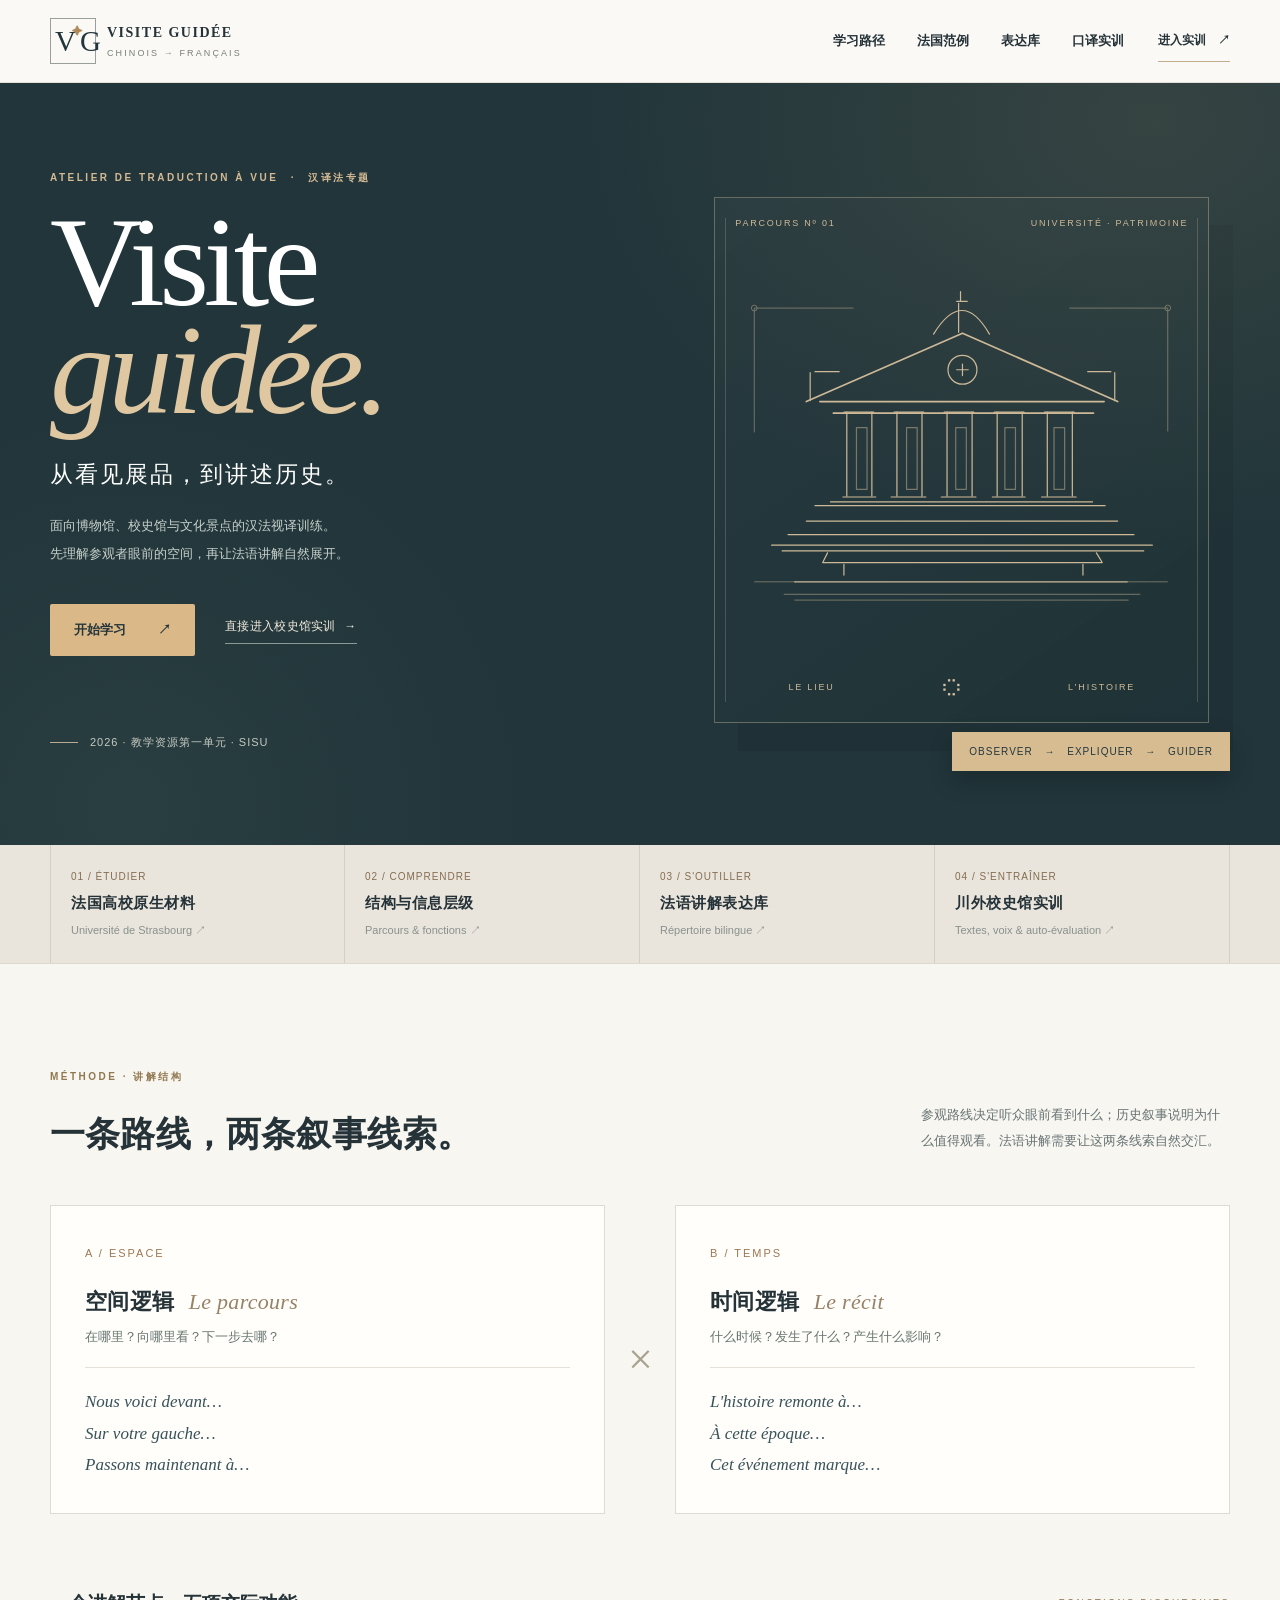
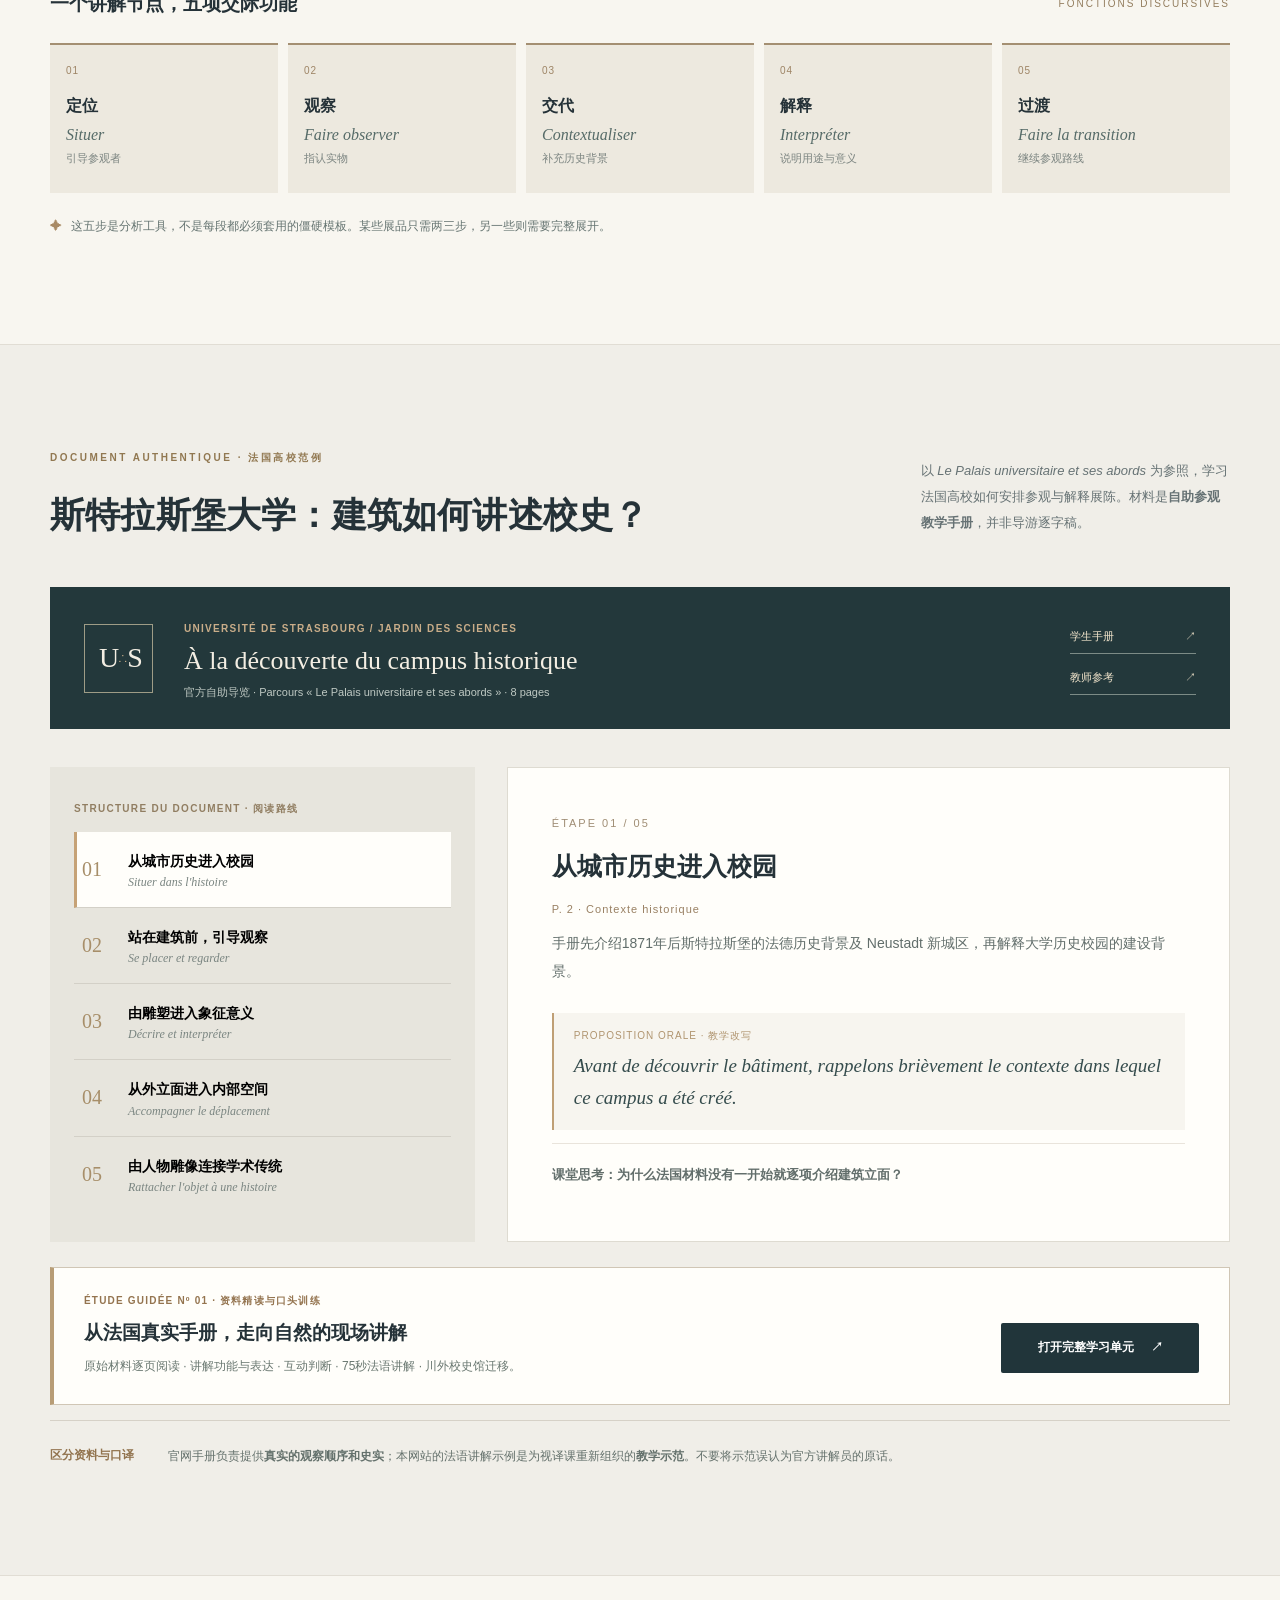
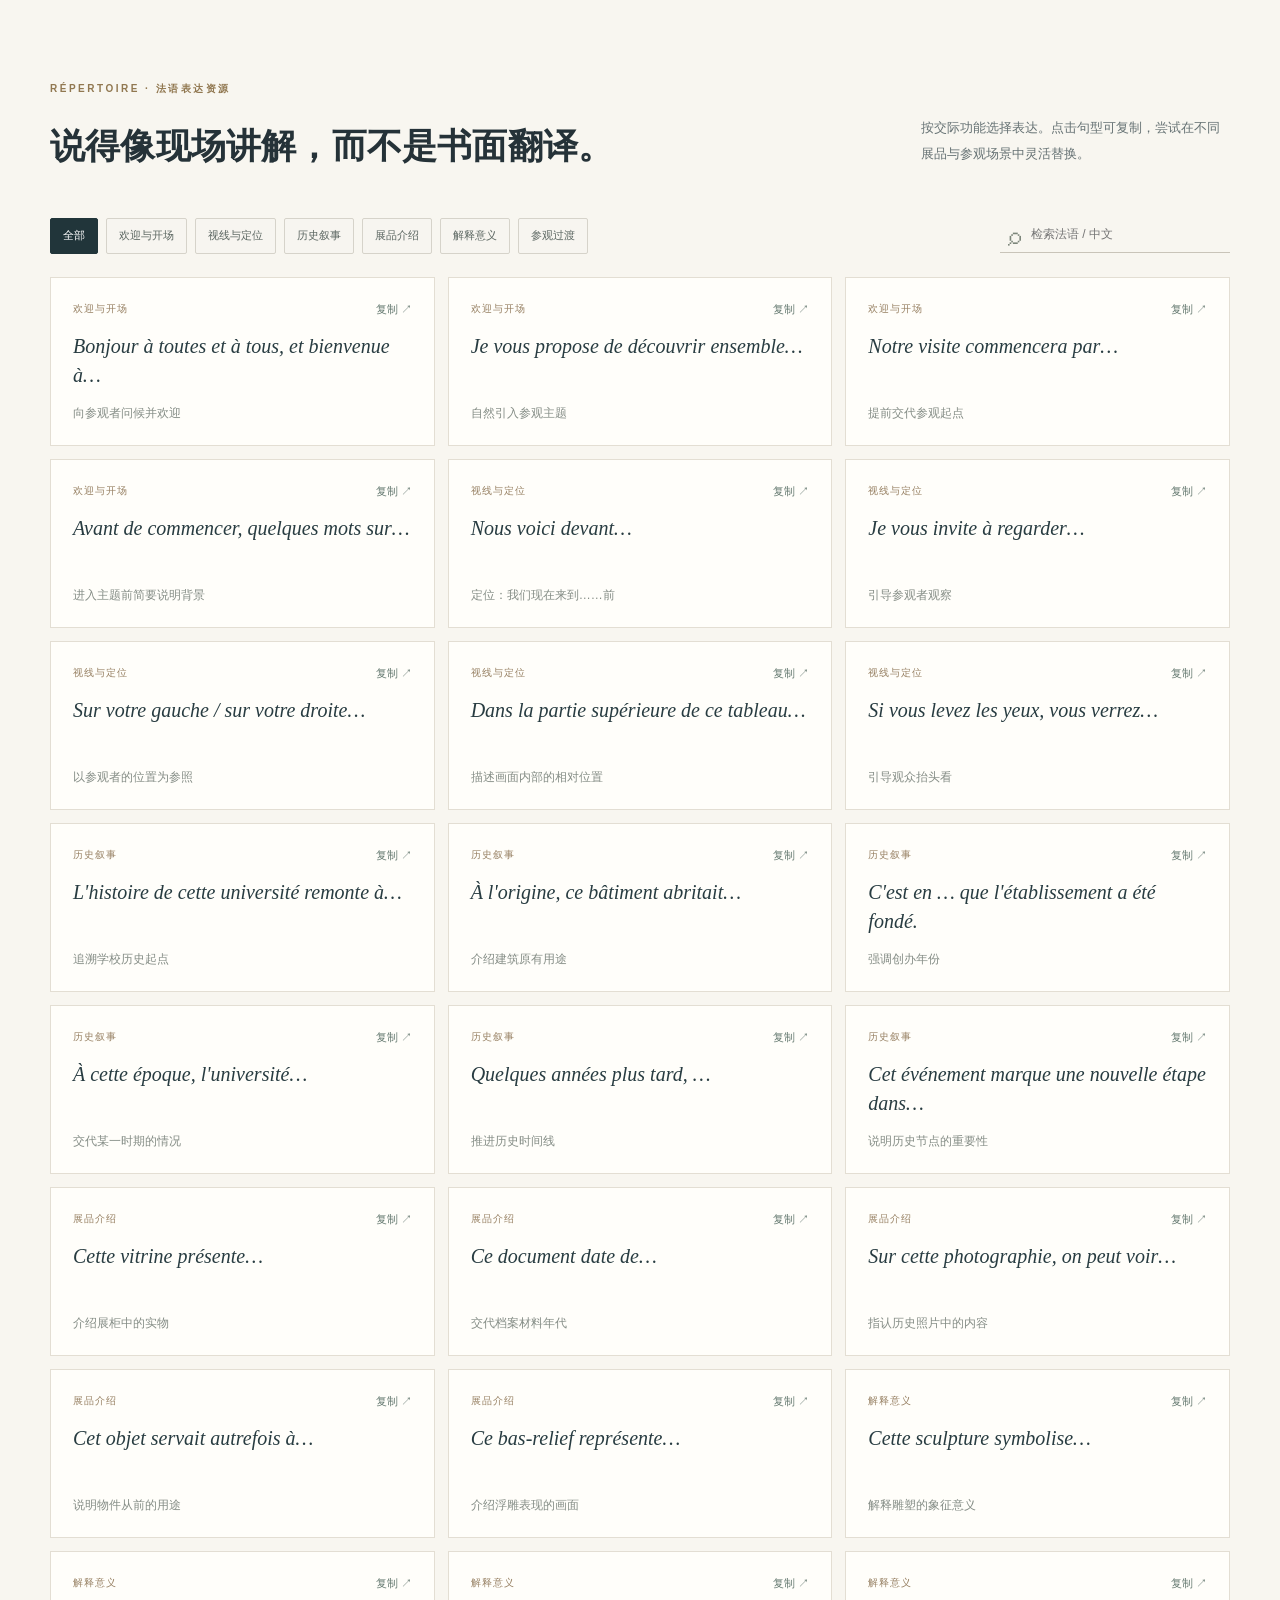
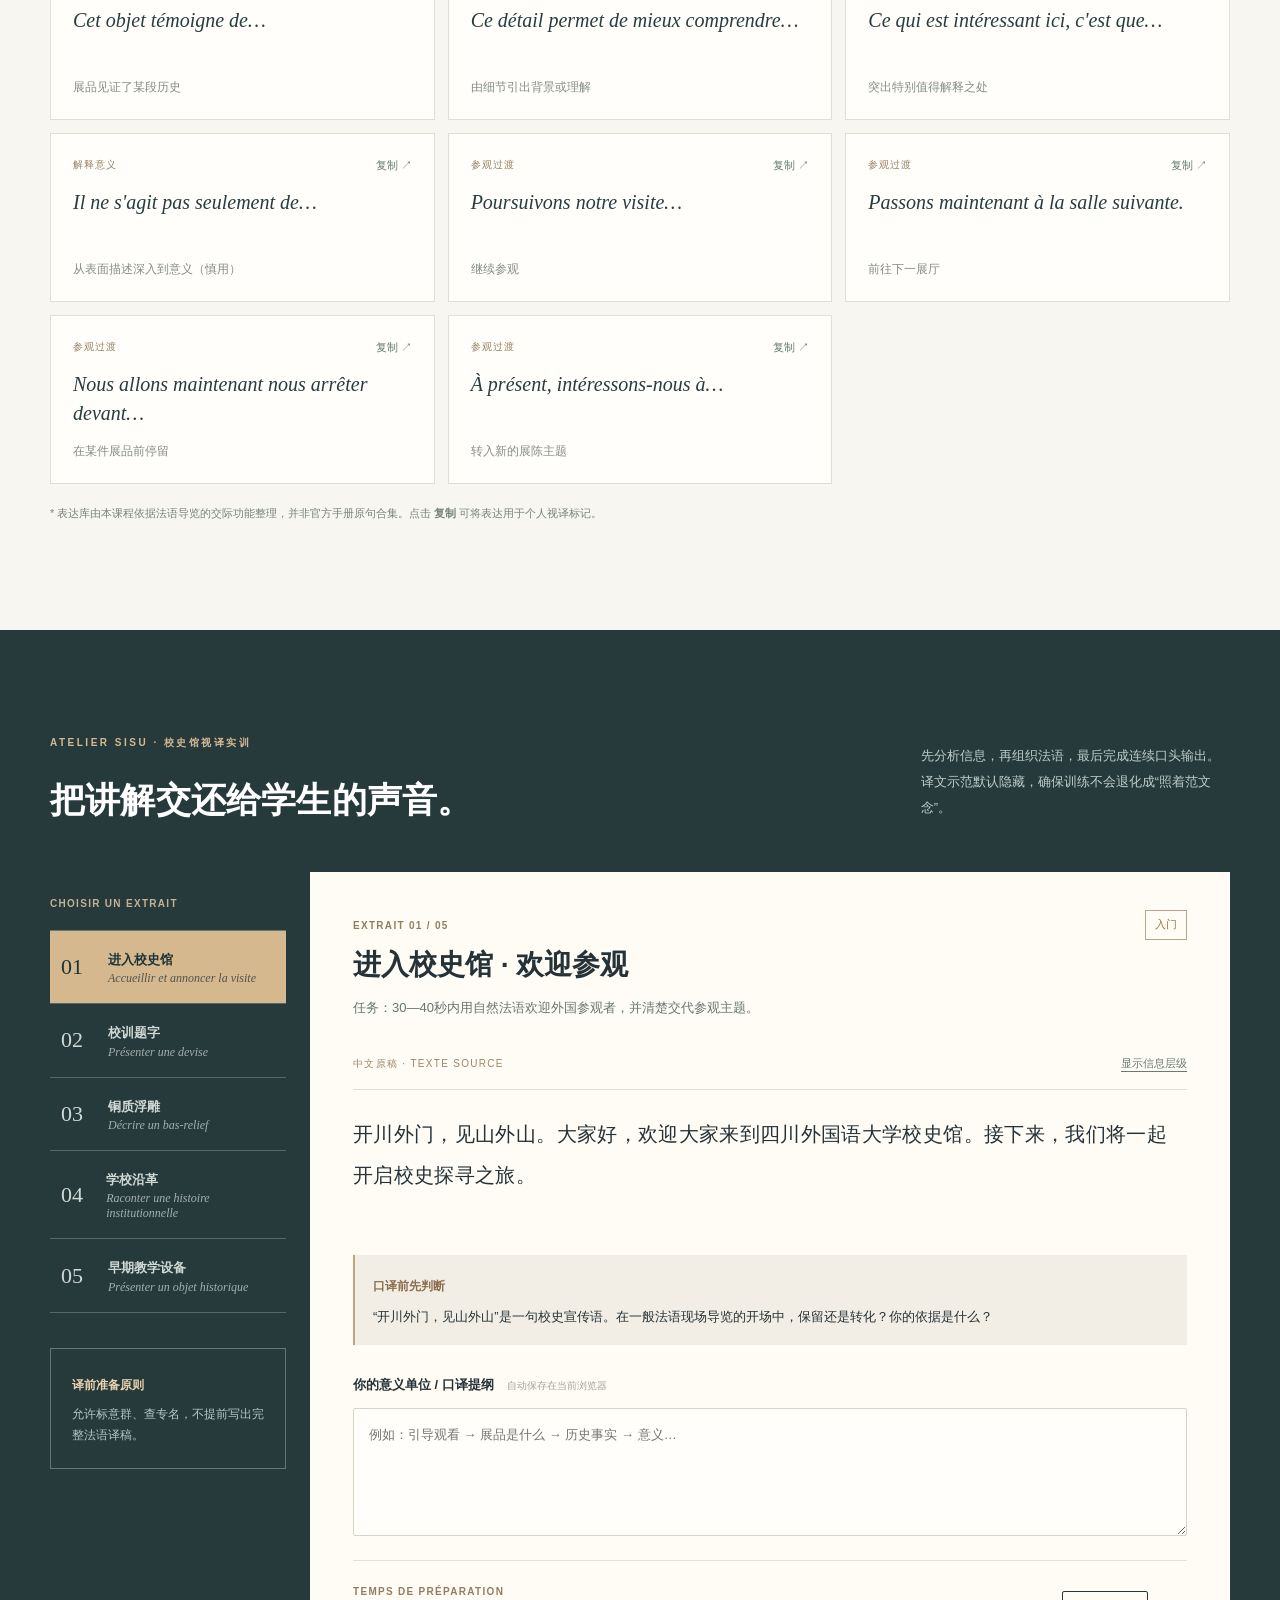
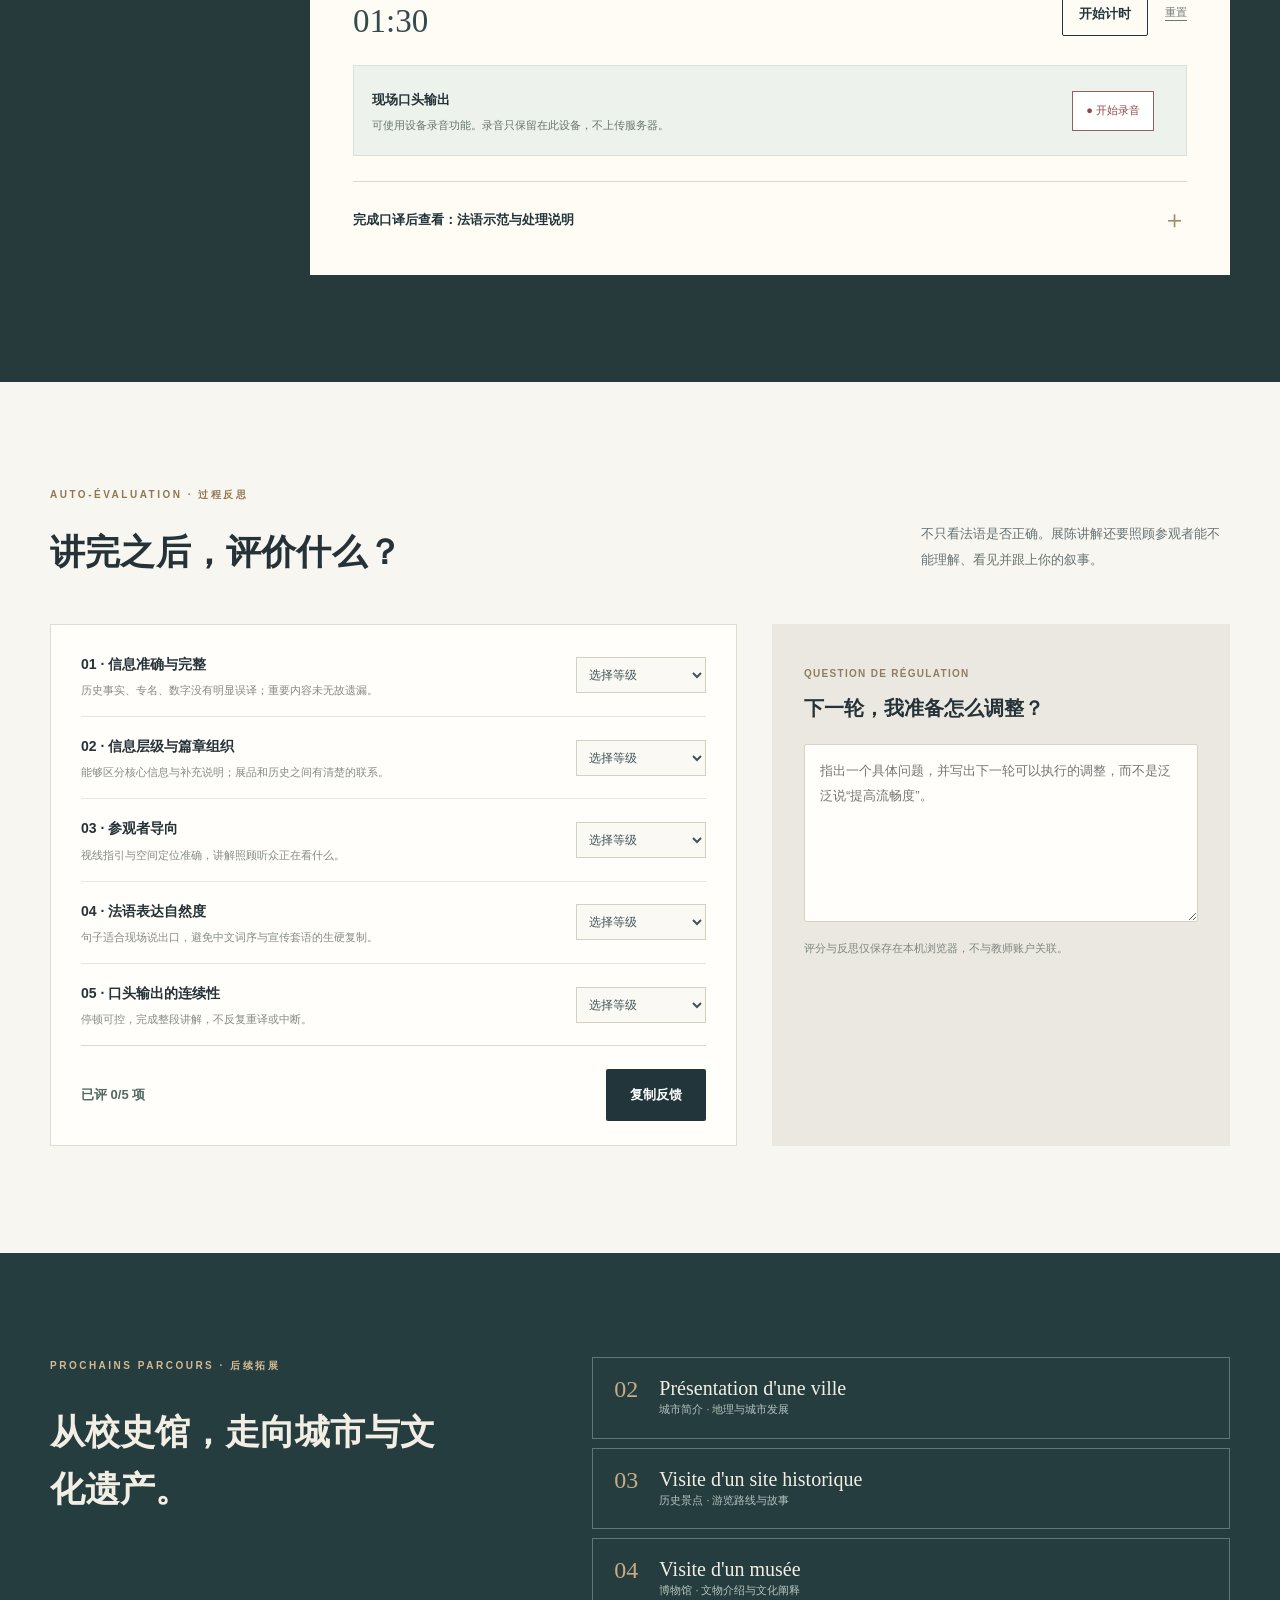
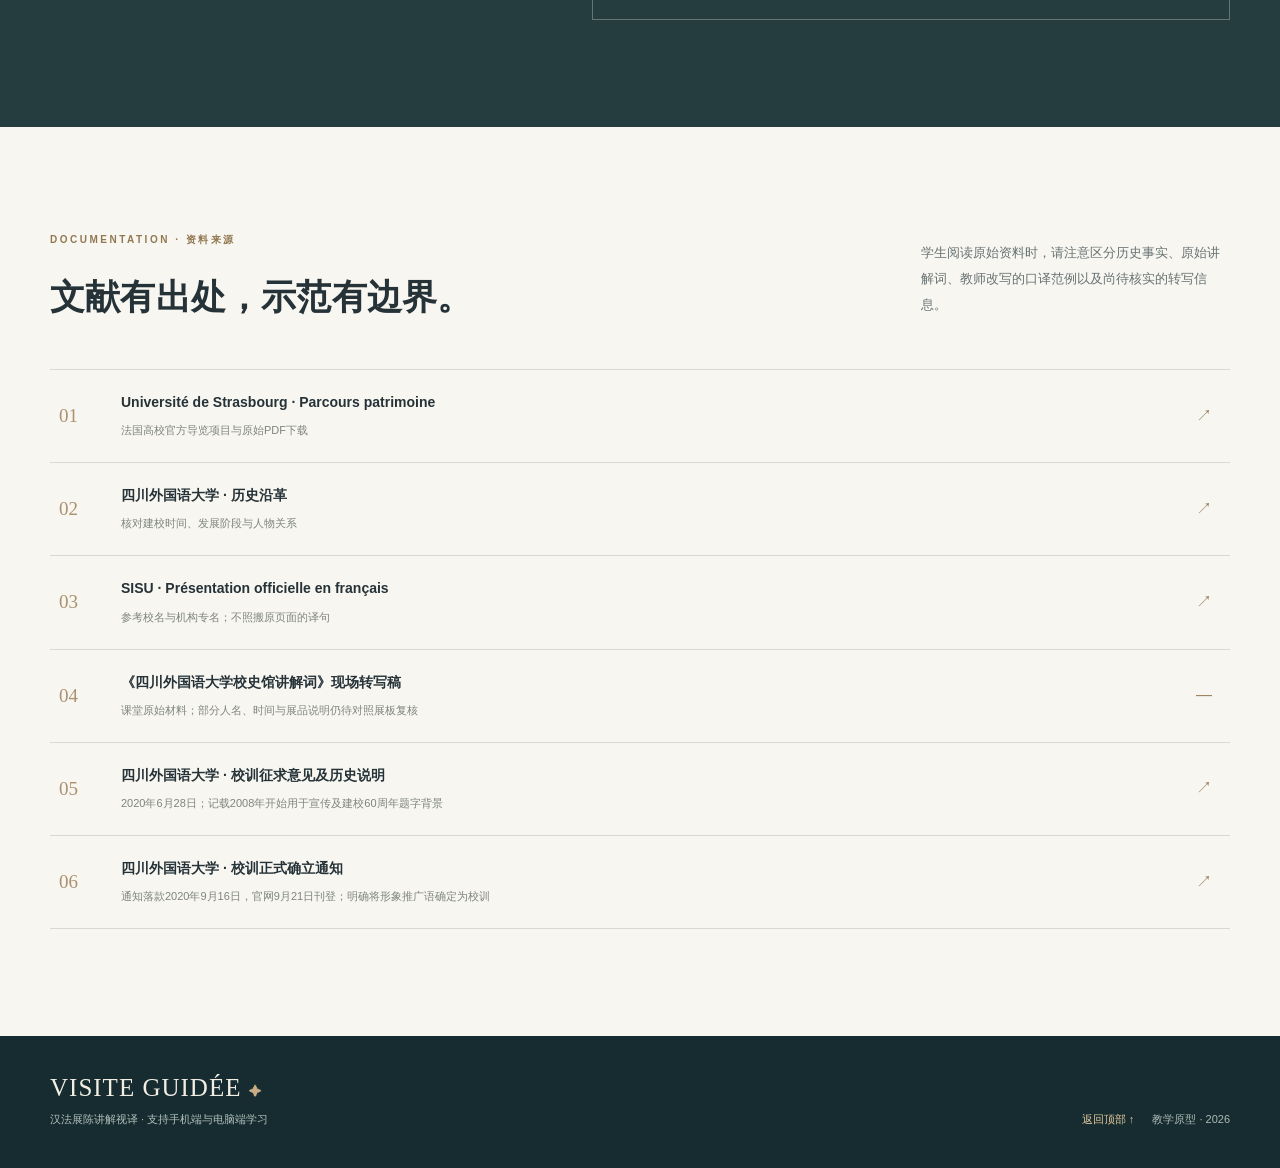
<file: index.html>
<!doctype html>
<html lang="zh-CN">
<head>
  <meta charset="utf-8">
  <meta name="viewport" content="width=device-width,initial-scale=1,viewport-fit=cover">
  <meta name="theme-color" content="#21353a">
  <meta name="description" content="Visite guidée：高校校史、博物馆与文化景点汉法视译教学网站。法语导览原生材料、讲解框架、表达库、川外校史馆口头实训。">
  <title>Visite guidée | 汉法展陈讲解视译</title>
  <link rel="icon" href="assets/favicon.svg" type="image/svg+xml">
  <link rel="stylesheet" href="assets/styles.css">
  <script defer src="assets/content.js?v=20261024-devise"></script>
  <script defer src="assets/app.js"></script>
</head>
<body>
  <a class="skip" href="#main">跳转至主要内容</a>
  <header class="topbar" id="top">
    <div class="shell nav-shell">
      <a class="brand" href="#top" aria-label="Visite guidée 返回首页">
        <span class="brand-symbol" aria-hidden="true">V<span class="tiny-flower">✦</span>G</span>
        <span class="brand-text"><b>VISITE GUIDÉE</b><small>CHINOIS → FRANÇAIS</small></span>
      </a>
      <nav class="main-nav" aria-label="课程导航">
        <a href="#demarche">学习路径</a>
        <a href="#strasbourg">法国范例</a>
        <a href="#expressions">表达库</a>
        <a href="#atelier">口译实训</a>
      </nav>
      <a class="nav-action" href="#atelier">进入实训 <span aria-hidden="true">↗</span></a>
    </div>
  </header>

  <main id="main">
    <section class="hero" aria-labelledby="hero-title">
      <div class="shell hero-grid">
        <div class="hero-copy">
          <p class="eyebrow light">ATELIER DE TRADUCTION À VUE <span>·</span> 汉译法专题</p>
          <h1 id="hero-title">Visite<br><em>guidée.</em></h1>
          <p class="hero-cn">从看见展品，到讲述历史。</p>
          <p class="hero-desc">面向博物馆、校史馆与文化景点的汉法视译训练。<br>先理解参观者眼前的空间，再让法语讲解自然展开。</p>
          <div class="hero-actions">
            <a class="btn btn-gold" href="#demarche">开始学习 <span aria-hidden="true">↗</span></a>
            <a class="text-link light" href="#atelier">直接进入校史馆实训 <span aria-hidden="true">→</span></a>
          </div>
          <div class="hero-footnote"><span class="small-rule"></span> 2026 · 教学资源第一单元 · SISU</div>
        </div>
        <div class="hero-visual" aria-hidden="true">
          <div class="visual-frame">
            <div class="visual-topline"><span>PARCOURS Nº 01</span><span>UNIVERSITÉ · PATRIMOINE</span></div>
            <svg class="museum-drawing" viewBox="0 0 470 370" role="img" aria-label="建筑线描示意">
              <g fill="none" stroke="currentColor" stroke-width="1.25" stroke-linecap="round" stroke-linejoin="round">
                <path d="M38 299H433M55 288H414M74 274H397M83 258H384"/>
                <path d="M74 150 236 79 397 150M88 150H383M102 162H372" stroke-width="1.7"/>
                <path d="M116 161V248M142 161V248M168 161V248M194 161V248M220 161V248M246 161V248M272 161V248M298 161V248M324 161V248M350 161V248"/>
                <path d="M113 161H144M165 161H196M217 161H248M269 161H300M321 161H352"/>
                <path d="M112 249H146M162 249H198M214 249H250M267 249H301M318 249H354M99 254H371"/>
                <path d="M232 78V48M206 80Q236 31 264 80"/>
                <path d="M230 46H241M234 46V36"/>
                <path d="M49 305H424M96 307L91 317H381L375 307M113 319V330M361 319V330M62 337H407"/>
                <path d="M78 149V120M394 149V120M83 119H108M366 119H390"/>
                <path d="M126 177H137V241H126zM178 177H189V241H178zM229 177H240V241H229zM280 177H291V241H280zM331 177H342V241H331z" opacity=".5"/>
                <circle cx="236" cy="117" r="15"/><path d="M230 117h12m-6 -6v12"/>
                <path d="M51 350h369M62 356h346" opacity=".4"/>
              </g>
              <g stroke="currentColor" stroke-width="1" opacity=".48" fill="none">
                <path d="M20 182V53H123M449 181V53H347M20 337h43M407 337h42"/>
                <circle cx="20" cy="53" r="3"/><circle cx="449" cy="53" r="3"/>
              </g>
            </svg>
            <div class="visual-bottom"><span>LE LIEU</span><span class="visual-circle">◌</span><span>L'HISTOIRE</span></div>
          </div>
          <div class="floating-note">OBSERVER <span>→</span> EXPLIQUER <span>→</span> GUIDER</div>
        </div>
      </div>
    </section>

    <section class="index-band" aria-label="课程单元">
      <div class="shell index-grid">
        <a href="#strasbourg"><span>01 / ÉTUDIER</span><b>法国高校原生材料</b><small>Université de Strasbourg ↗</small></a>
        <a href="#demarche"><span>02 / COMPRENDRE</span><b>结构与信息层级</b><small>Parcours & fonctions ↗</small></a>
        <a href="#expressions"><span>03 / S'OUTILLER</span><b>法语讲解表达库</b><small>Répertoire bilingue ↗</small></a>
        <a href="#atelier"><span>04 / S'ENTRAÎNER</span><b>川外校史馆实训</b><small>Textes, voix & auto-évaluation ↗</small></a>
      </div>
    </section>

    <section class="section shell" id="demarche" aria-labelledby="demarche-title">
      <div class="section-heading">
        <div><p class="eyebrow">MÉTHODE · 讲解结构</p><h2 id="demarche-title">一条路线，两条叙事线索。</h2></div>
        <p>参观路线决定听众眼前看到什么；历史叙事说明为什么值得观看。法语讲解需要让这两条线索自然交汇。</p>
      </div>
      <div class="two-logics">
        <article class="logic-card"><span class="logic-index">A / ESPACE</span><h3>空间逻辑 <em>Le parcours</em></h3><p>在哪里？向哪里看？下一步去哪？</p><div class="logic-sentence" lang="fr">Nous voici devant…<br>Sur votre gauche…<br>Passons maintenant à…</div></article>
        <div class="logic-bridge" aria-hidden="true"><span>×</span></div>
        <article class="logic-card"><span class="logic-index">B / TEMPS</span><h3>时间逻辑 <em>Le récit</em></h3><p>什么时候？发生了什么？产生什么影响？</p><div class="logic-sentence" lang="fr">L'histoire remonte à…<br>À cette époque…<br>Cet événement marque…</div></article>
      </div>
      <div class="function-title"><h3>一个讲解节点，五项交际功能</h3><span>FONCTIONS DISCURSIVES</span></div>
      <div class="flow-five">
        <div class="flow-step"><span>01</span><strong>定位</strong><em lang="fr">Situer</em><small>引导参观者</small></div>
        <div class="flow-step"><span>02</span><strong>观察</strong><em lang="fr">Faire observer</em><small>指认实物</small></div>
        <div class="flow-step"><span>03</span><strong>交代</strong><em lang="fr">Contextualiser</em><small>补充历史背景</small></div>
        <div class="flow-step"><span>04</span><strong>解释</strong><em lang="fr">Interpréter</em><small>说明用途与意义</small></div>
        <div class="flow-step"><span>05</span><strong>过渡</strong><em lang="fr">Faire la transition</em><small>继续参观路线</small></div>
      </div>
      <p class="method-note"><span aria-hidden="true">✦</span> 这五步是分析工具，不是每段都必须套用的僵硬模板。某些展品只需两三步，另一些则需要完整展开。</p>
    </section>

    <section class="section paper-section" id="strasbourg" aria-labelledby="strasbourg-title">
      <div class="shell">
        <div class="section-heading">
          <div><p class="eyebrow">DOCUMENT AUTHENTIQUE · 法国高校范例</p><h2 id="strasbourg-title">斯特拉斯堡大学：建筑如何讲述校史？</h2></div>
          <p>以 <em lang="fr">Le Palais universitaire et ses abords</em> 为参照，学习法国高校如何安排参观与解释展陈。材料是<strong>自助参观教学手册</strong>，并非导游逐字稿。</p>
        </div>
        <div class="source-banner">
          <div class="source-symbol" aria-hidden="true">U<span>∴</span>S</div>
          <div class="source-info"><span class="micro-label">UNIVERSITÉ DE STRASBOURG / JARDIN DES SCIENCES</span><h3>À la découverte du campus historique</h3><p>官方自助导览 · Parcours « Le Palais universitaire et ses abords » · 8 pages</p></div>
          <div class="source-links"><a target="_blank" rel="noopener noreferrer" href="https://jardin-sciences.unistra.fr/websites/jardin-sciences/Scolaires/Activites_au_Jardin_des_sciences/Cycle_4/Parcours-Palais-U.pdf">学生手册 <span aria-hidden="true">↗</span></a><a target="_blank" rel="noopener noreferrer" href="https://jardin-sciences.unistra.fr/websites/jardin-sciences/Scolaires/Activites_au_Jardin_des_sciences/Cycle_4/Corrige-Parcours-Palais-U.pdf">教师参考 <span aria-hidden="true">↗</span></a></div>
        </div>
        <div class="case-grid">
          <div class="case-left"><p class="micro-label">STRUCTURE DU DOCUMENT · 阅读路线</p><div id="strasbourg-steps" class="case-step-list" aria-label="斯特拉斯堡参观路线"></div></div>
          <article class="case-detail" id="strasbourg-detail" aria-live="polite"></article>
        </div>
        <div class="lesson-entry">
          <div class="lesson-entry-index">ÉTUDE GUIDÉE Nº 01 · 资料精读与口头训练</div>
          <div class="lesson-entry-text"><h3>从法国真实手册，走向自然的现场讲解</h3><p>原始材料逐页阅读 · 讲解功能与表达 · 互动判断 · 75秒法语讲解 · 川外校史馆迁移。</p></div>
          <a class="btn btn-dark" href="parcours/strasbourg/">打开完整学习单元 <span aria-hidden="true">↗</span></a>
        </div>
        <div class="source-comment"><span>区分资料与口译</span><p>官网手册负责提供<strong>真实的观察顺序和史实</strong>；本网站的法语讲解示例是为视译课重新组织的<strong>教学示范</strong>。不要将示范误认为官方讲解员的原话。</p></div>
      </div>
    </section>

    <section class="section shell" id="expressions" aria-labelledby="expressions-title">
      <div class="section-heading">
        <div><p class="eyebrow">RÉPERTOIRE · 法语表达资源</p><h2 id="expressions-title">说得像现场讲解，而不是书面翻译。</h2></div>
        <p>按交际功能选择表达。点击句型可复制，尝试在不同展品与参观场景中灵活替换。</p>
      </div>
      <div class="lexicon-toolbar"><div class="filter-scroll" id="expression-filters" role="group" aria-label="按交际功能筛选"></div><label class="search-control"><span class="sr-only">检索法语句型及中文解释</span><span aria-hidden="true">⌕</span><input type="search" id="expression-search" placeholder="检索法语 / 中文" autocomplete="off"></label></div>
      <div class="expression-grid" id="expression-grid" aria-live="polite"></div>
      <div class="small-tip">* 表达库由本课程依据法语导览的交际功能整理，并非官方手册原句合集。点击 <strong>复制</strong> 可将表达用于个人视译标记。</div>
    </section>

    <section class="section lab-section" id="atelier" aria-labelledby="atelier-title">
      <div class="shell">
        <div class="section-heading lab-heading">
          <div><p class="eyebrow light">ATELIER SISU · 校史馆视译实训</p><h2 id="atelier-title">把讲解交还给学生的声音。</h2></div>
          <p>先分析信息，再组织法语，最后完成连续口头输出。译文示范默认隐藏，确保训练不会退化成“照着范文念”。</p>
        </div>
        <div class="lab-layout">
          <aside class="lab-sidebar"><p class="micro-label">CHOISIR UN EXTRAIT</p><div id="exercise-tabs" class="exercise-tabs" role="group" aria-label="选择视译片段"></div><div class="lab-side-note"><strong>译前准备原则</strong><p>允许标意群、查专名，不提前写出完整法语译稿。</p></div></aside>
          <div class="lab-main">
            <div class="lab-paper">
              <div class="lab-paper-head"><div><span class="micro-label" id="exercise-counter">EXTRAIT 01</span><h3 id="exercise-title"></h3></div><span class="level-label" id="exercise-level"></span></div>
              <p class="lab-task" id="exercise-goal"></p>
              <div class="source-label-row"><span>中文原稿 · TEXTE SOURCE</span><button type="button" class="ghost-button" id="annotate-toggle" aria-pressed="false">显示信息层级</button></div>
              <div class="source-text" id="source-text"></div>
              <div class="annotation-legend" id="annotation-legend" hidden></div>
              <div class="reflection-prompt"><strong>口译前先判断</strong><p id="exercise-question"></p></div>
              <div class="notes-block"><label for="student-notes">你的意义单位 / 口译提纲 <small>自动保存在当前浏览器</small></label><textarea id="student-notes" rows="4" placeholder="例如：引导观看 → 展品是什么 → 历史事实 → 意义…"></textarea></div>
              <div class="practice-bar"><div class="timer"><span class="micro-label">TEMPS DE PRÉPARATION</span><strong id="timer-display" aria-live="polite">01:30</strong></div><div class="practice-actions"><button type="button" class="btn btn-outline-dark" id="timer-start">开始计时</button><button type="button" class="ghost-button" id="timer-reset">重置</button></div></div>
              <div class="recording-panel"><div><strong>现场口头输出</strong><p>可使用设备录音功能。录音只保留在此设备，不上传服务器。</p></div><div class="recording-controls"><button type="button" class="record-button" id="record-button">● 开始录音</button><span class="record-clock" id="record-clock" aria-live="polite"></span></div><div id="recording-result" class="recording-result" hidden><audio controls id="audio-playback"></audio><a id="audio-download" class="download-link" download>保存本次录音 ↓</a></div><p id="record-status" class="record-status" role="status"></p></div>
              <div class="model-section"><button type="button" class="model-toggle" id="model-toggle" aria-expanded="false" aria-controls="model-panel"><span>完成口译后查看：法语示范与处理说明</span><span class="model-sign" aria-hidden="true">＋</span></button><div class="model-panel" id="model-panel" hidden><p class="micro-label">PROPOSITION ORALE · 教学示范（非官方译文）</p><div class="french-model" id="french-model" lang="fr"></div><p class="model-insight" id="model-insight"></p></div></div>
            </div>
          </div>
        </div>
      </div>
    </section>

    <section class="section shell" id="evaluation" aria-labelledby="evaluation-title">
      <div class="section-heading"><div><p class="eyebrow">AUTO-ÉVALUATION · 过程反思</p><h2 id="evaluation-title">讲完之后，评价什么？</h2></div><p>不只看法语是否正确。展陈讲解还要照顾参观者能不能理解、看见并跟上你的叙事。</p></div>
      <div class="evaluation-wrap"><div class="evaluation-main"><div id="rubric-rows" class="rubric-rows"></div><div class="rubric-bottom"><span id="rubric-total">尚未完成评分</span><button type="button" class="btn btn-dark" id="copy-evaluation">复制反馈</button></div></div><aside class="evaluation-aside"><p class="micro-label">QUESTION DE RÉGULATION</p><h3>下一轮，我准备怎么调整？</h3><label for="revision-note" class="sr-only">下一轮调整计划</label><textarea id="revision-note" rows="6" placeholder="指出一个具体问题，并写出下一轮可以执行的调整，而不是泛泛说“提高流畅度”。"></textarea><p>评分与反思仅保存在本机浏览器，不与教师账户关联。</p></aside></div>
    </section>

    <section class="section future-section" id="suite">
      <div class="shell future-layout"><div><p class="eyebrow light">PROCHAINS PARCOURS · 后续拓展</p><h2>从校史馆，走向城市与文化遗产。</h2></div><div class="future-cards"><div><span>02</span><strong>Présentation d'une ville</strong><small>城市简介 · 地理与城市发展</small></div><div><span>03</span><strong>Visite d'un site historique</strong><small>历史景点 · 游览路线与故事</small></div><div><span>04</span><strong>Visite d'un musée</strong><small>博物馆 · 文物介绍与文化阐释</small></div></div></div>
    </section>

    <section class="section shell resources-section" id="ressources"><div class="section-heading"><div><p class="eyebrow">DOCUMENTATION · 资料来源</p><h2>文献有出处，示范有边界。</h2></div><p>学生阅读原始资料时，请注意区分历史事实、原始讲解词、教师改写的口译范例以及尚待核实的转写信息。</p></div><div class="resources-list"><a target="_blank" rel="noopener noreferrer" href="https://jardin-sciences.unistra.fr/scolaires/activites-au-jardin-des-sciences/offre-scolaire-pour-le-cycle-4/parcours-patrimoine"><span>01</span><div><strong>Université de Strasbourg · Parcours patrimoine</strong><small>法国高校官方导览项目与原始PDF下载</small></div><b aria-hidden="true">↗</b></a><a target="_blank" rel="noopener noreferrer" href="https://www.sisu.edu.cn/xxgk/lsyg/index.htm"><span>02</span><div><strong>四川外国语大学 · 历史沿革</strong><small>核对建校时间、发展阶段与人物关系</small></div><b aria-hidden="true">↗</b></a><a target="_blank" rel="noopener noreferrer" href="https://fr.sisu.edu.cn/wl/wv/"><span>03</span><div><strong>SISU · Présentation officielle en français</strong><small>参考校名与机构专名；不照搬原页面的译句</small></div><b aria-hidden="true">↗</b></a><div class="resource-local"><span>04</span><div><strong>《四川外国语大学校史馆讲解词》现场转写稿</strong><small>课堂原始材料；部分人名、时间与展品说明仍待对照展板复核</small></div><b aria-hidden="true">—</b></div><a target="_blank" rel="noopener noreferrer" href="https://news.sisu.edu.cn/tzgg/ccdbe463f0d447f99e07c2c56a900187.htm"><span>05</span><div><strong>四川外国语大学 · 校训征求意见及历史说明</strong><small>2020年6月28日；记载2008年开始用于宣传及建校60周年题字背景</small></div><b aria-hidden="true">↗</b></a><a target="_blank" rel="noopener noreferrer" href="https://news.sisu.edu.cn/tzgg/7cb1d973a8e4412fb321aab290e5a4a3.htm"><span>06</span><div><strong>四川外国语大学 · 校训正式确立通知</strong><small>通知落款2020年9月16日，官网9月21日刊登；明确将形象推广语确定为校训</small></div><b aria-hidden="true">↗</b></a></div></section>
  </main>

  <footer class="footer"><div class="shell footer-inner"><div><span class="footer-wordmark">VISITE GUIDÉE <span>✦</span></span><p>汉法展陈讲解视译 · 支持手机端与电脑端学习</p></div><div><a href="#top">返回顶部 ↑</a><span>教学原型 · 2026</span></div></div></footer>
  <div class="toast" id="toast" role="status" aria-live="polite"></div>
</body>
</html>
</file>
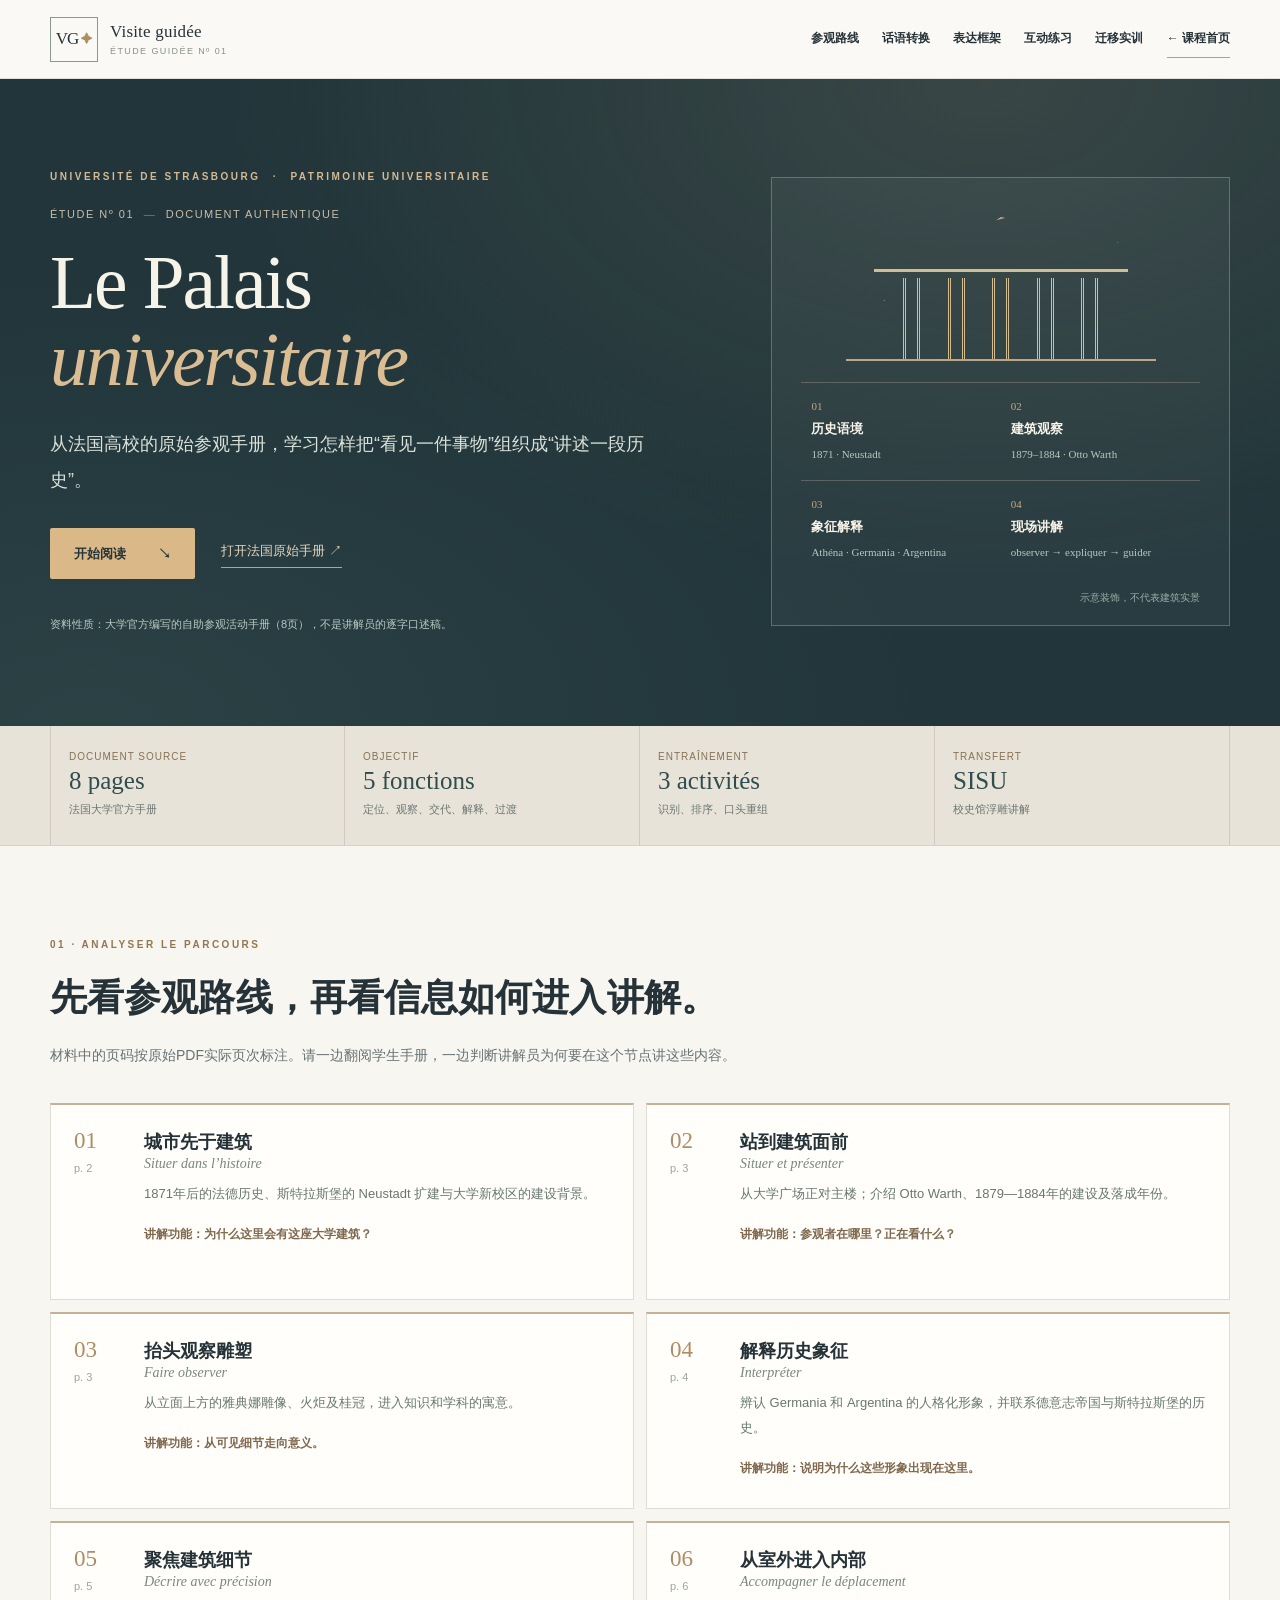
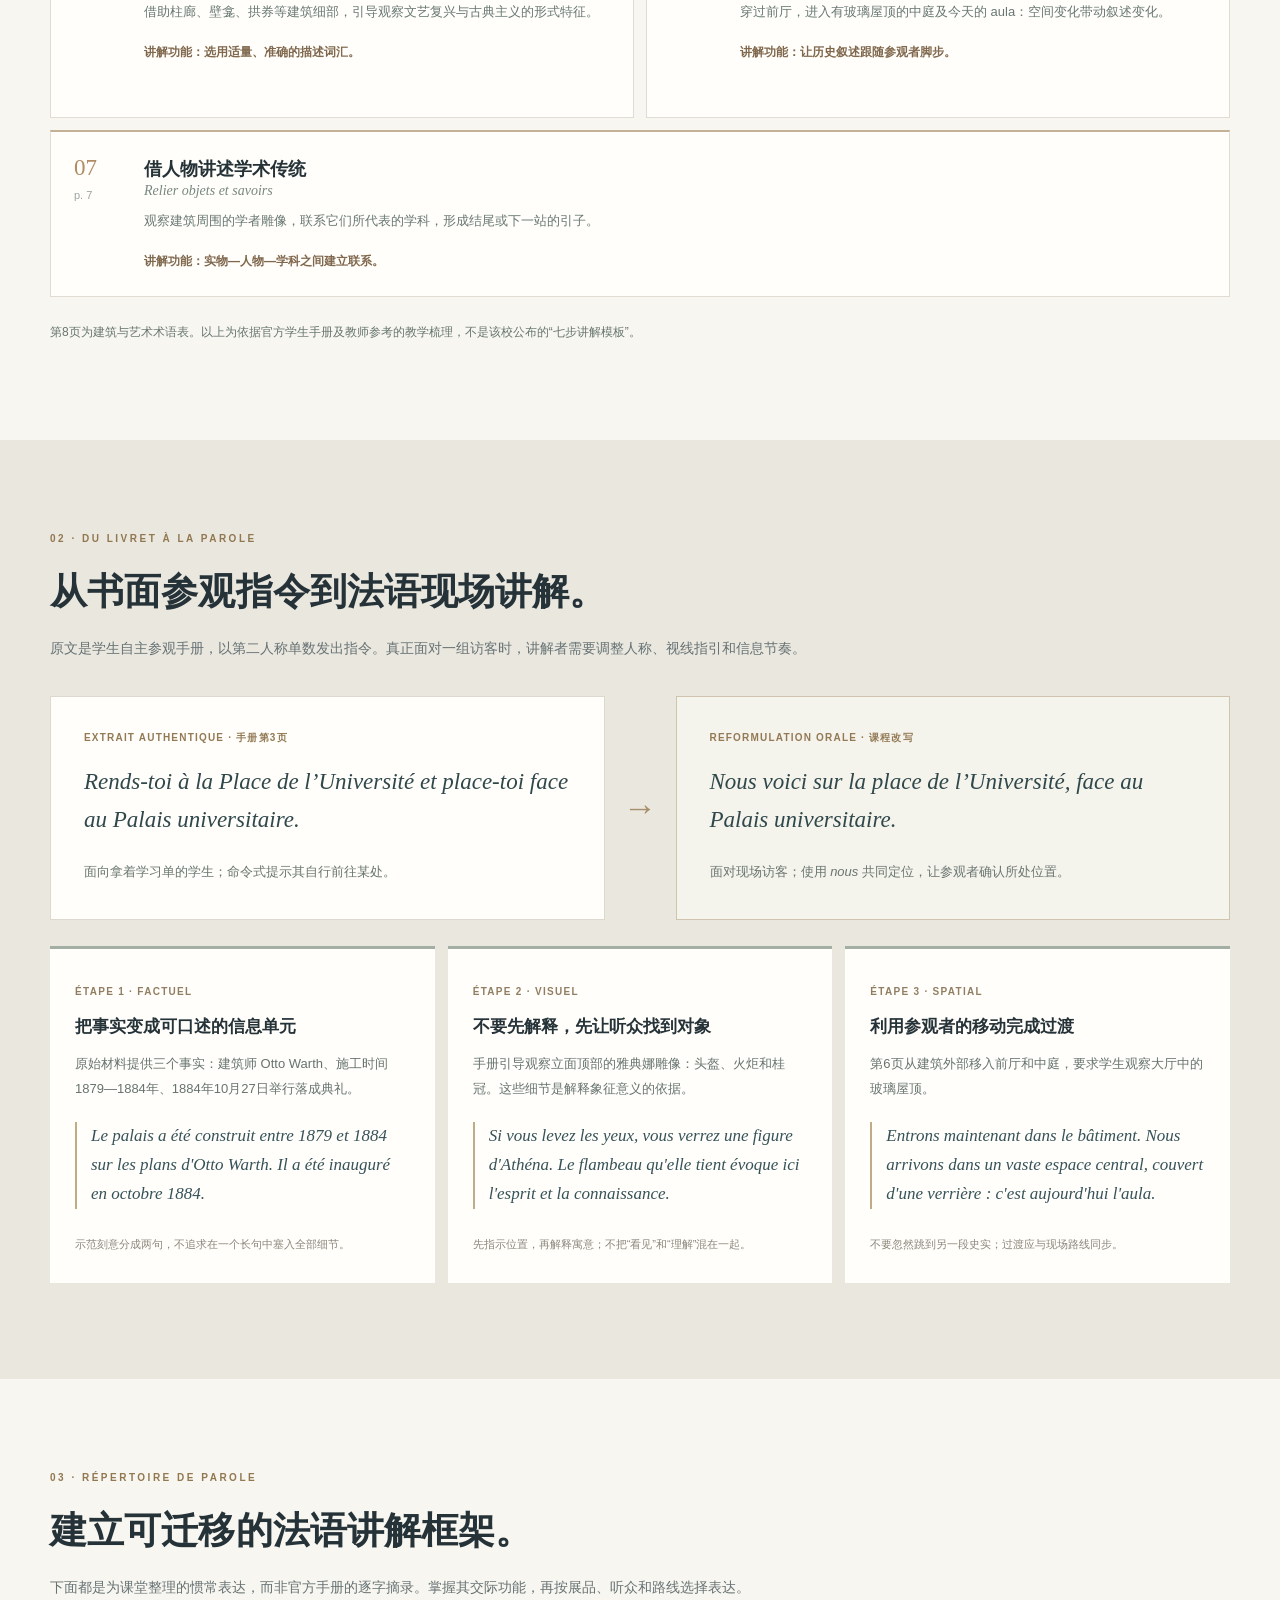
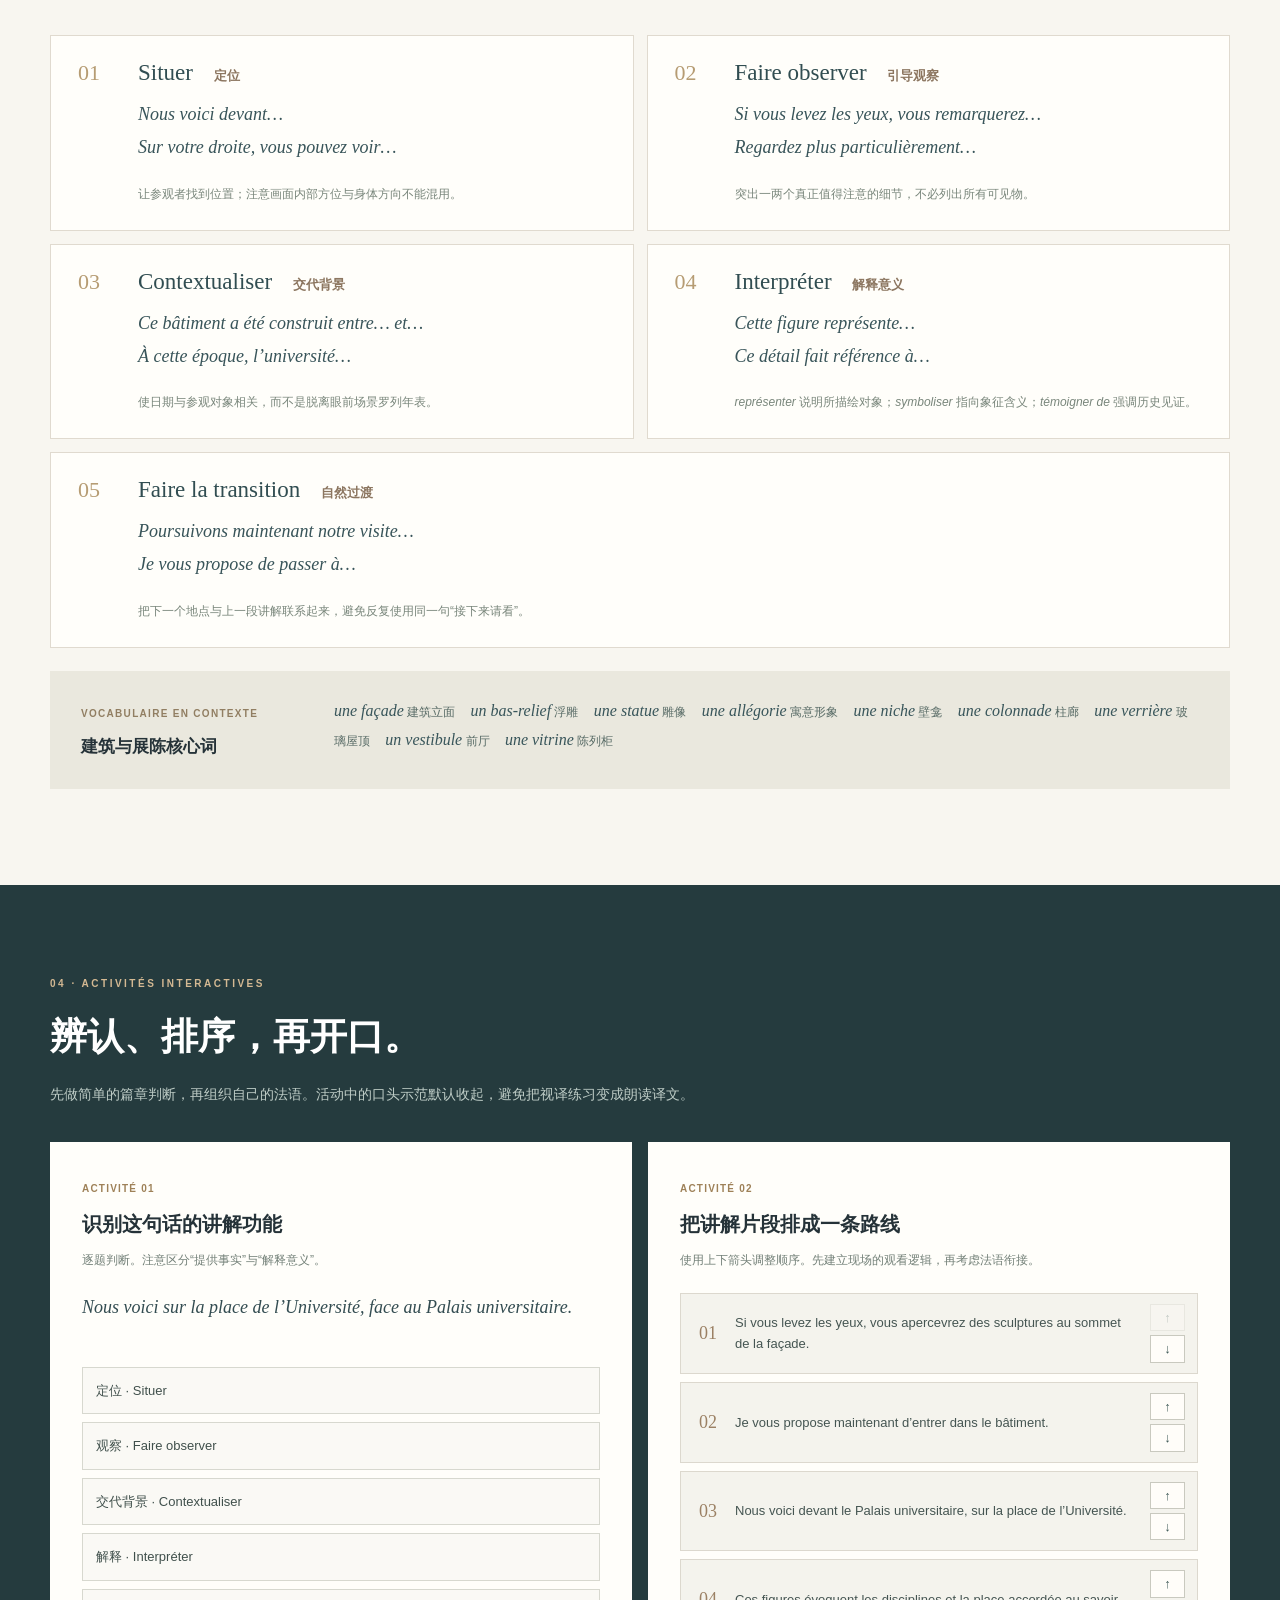
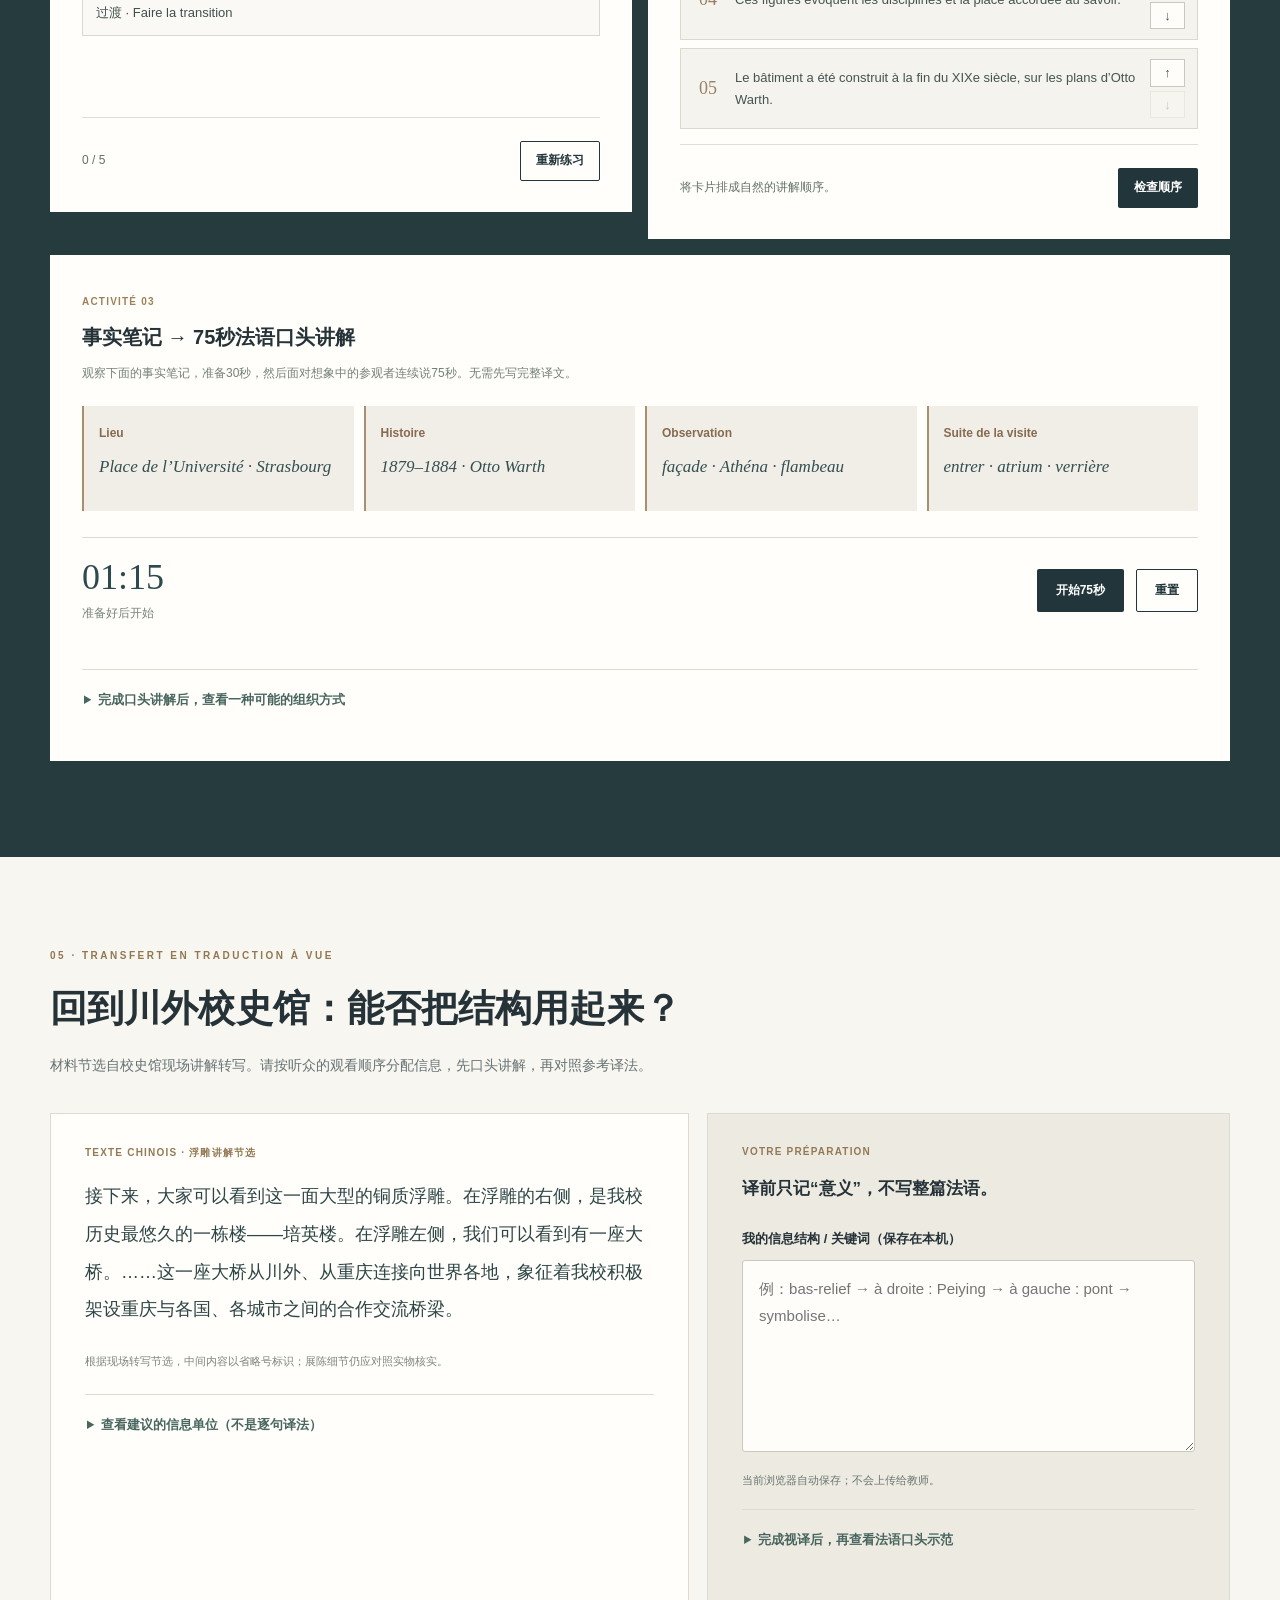
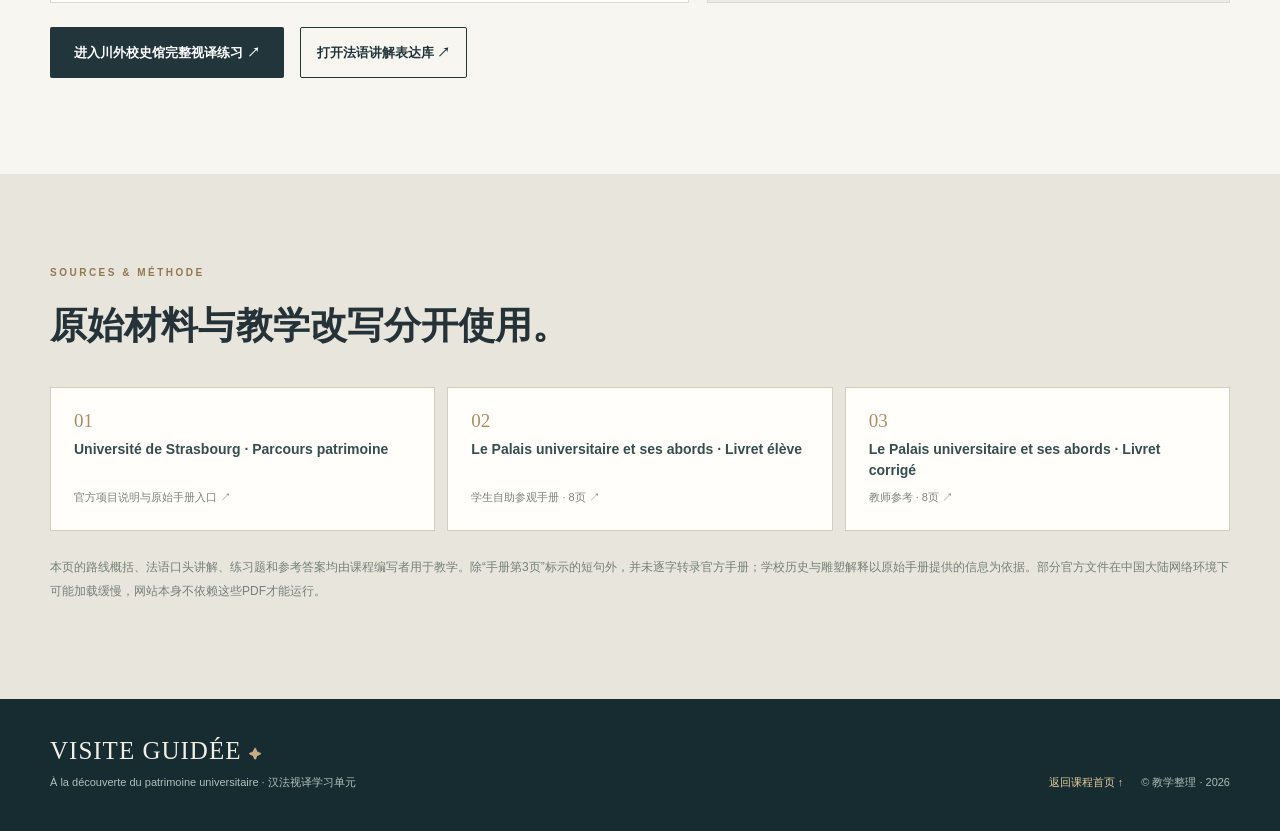
<file: parcours/strasbourg/index.html>
<!doctype html>
<html lang="zh-CN">
<head>
  <meta charset="utf-8">
  <meta name="viewport" content="width=device-width,initial-scale=1,viewport-fit=cover">
  <meta name="theme-color" content="#21353a">
  <meta name="description" content="斯特拉斯堡大学历史校园：法国原始导览手册、讲解结构、法语口头表达、互动训练和川外校史馆迁移练习。">
  <title>Le Palais universitaire | Visite guidée</title>
  <link rel="icon" href="../../assets/favicon.svg" type="image/svg+xml">
  <link rel="stylesheet" href="../../assets/styles.css">
  <link rel="stylesheet" href="lesson.css">
  <script defer src="lesson.js"></script>
</head>
<body>
  <a class="skip" href="#main">跳转到正文</a>
  <header class="topbar lesson-header" id="top">
    <div class="shell lesson-head-inner">
      <a class="lesson-mark" href="../../" aria-label="返回课程首页"><span class="lesson-logo">VG <i>✦</i></span><span><b>Visite guidée</b><small>ÉTUDE GUIDÉE Nº 01</small></span></a>
      <nav class="lesson-menu" aria-label="本课导航">
        <a href="#parcours">参观路线</a>
        <a href="#original">话语转换</a>
        <a href="#expressions">表达框架</a>
        <a href="#pratique">互动练习</a>
        <a href="#transfert">迁移实训</a>
      </nav>
      <a class="lesson-return" href="../../">← 课程首页</a>
    </div>
  </header>
  <main id="main">
    <section class="lesson-hero">
      <div class="shell lesson-hero-grid">
        <div>
          <p class="eyebrow light">UNIVERSITÉ DE STRASBOURG <span>·</span> PATRIMOINE UNIVERSITAIRE</p>
          <p class="lesson-count">ÉTUDE Nº 01 <span>—</span> DOCUMENT AUTHENTIQUE</p>
          <h1 lang="fr">Le Palais<br><em>universitaire</em></h1>
          <p class="lesson-intro">从法国高校的原始参观手册，学习怎样把“看见一件事物”组织成“讲述一段历史”。</p>
          <div class="lesson-hero-actions">
            <a href="#parcours" class="btn btn-gold">开始阅读 <span aria-hidden="true">↘</span></a>
            <a class="lesson-light-link" href="https://jardin-sciences.unistra.fr/websites/jardin-sciences/Scolaires/Activites_au_Jardin_des_sciences/Cycle_4/Parcours-Palais-U.pdf" target="_blank" rel="noopener noreferrer">打开法国原始手册 ↗</a>
          </div>
          <p class="lesson-disclaimer">资料性质：大学官方编写的自助参观活动手册（8页），不是讲解员的逐字口述稿。</p>
        </div>
        <div class="lesson-hero-aside" aria-label="本次学习聚焦">
          <div class="lesson-arch" aria-hidden="true"><span class="arch-peak"></span><span class="arch-columns"><i></i><i></i><i></i><i></i><i></i></span><span class="arch-base"></span></div>
          <div class="lesson-meta-list">
            <div><span>01</span><b>历史语境</b><small>1871 · Neustadt</small></div>
            <div><span>02</span><b>建筑观察</b><small>1879–1884 · Otto Warth</small></div>
            <div><span>03</span><b>象征解释</b><small>Athéna · Germania · Argentina</small></div>
            <div><span>04</span><b>现场讲解</b><small>observer → expliquer → guider</small></div>
          </div>
          <p class="lesson-figure-note">示意装饰，不代表建筑实景</p>
        </div>
      </div>
    </section>

    <section class="lesson-summary">
      <div class="shell lesson-summary-grid">
        <div><span>DOCUMENT SOURCE</span><strong>8 pages</strong><small>法国大学官方手册</small></div>
        <div><span>OBJECTIF</span><strong>5 fonctions</strong><small>定位、观察、交代、解释、过渡</small></div>
        <div><span>ENTRAÎNEMENT</span><strong>3 activités</strong><small>识别、排序、口头重组</small></div>
        <div><span>TRANSFERT</span><strong>SISU</strong><small>校史馆浮雕讲解</small></div>
      </div>
    </section>

    <section class="shell lesson-section" id="parcours">
      <div class="lesson-section-head">
        <p class="eyebrow">01 · ANALYSER LE PARCOURS</p>
        <h2>先看参观路线，再看信息如何进入讲解。</h2>
        <p>材料中的页码按原始PDF实际页次标注。请一边翻阅学生手册，一边判断讲解员为何要在这个节点讲这些内容。</p>
      </div>
      <div class="lesson-route" aria-label="原始手册七个学习节点">
        <article class="lesson-stop"><span class="stop-no">01 <small>p. 2</small></span><div><h3>城市先于建筑 <em lang="fr">Situer dans l’histoire</em></h3><p>1871年后的法德历史、斯特拉斯堡的 Neustadt 扩建与大学新校区的建设背景。</p><strong>讲解功能：为什么这里会有这座大学建筑？</strong></div></article>
        <article class="lesson-stop"><span class="stop-no">02 <small>p. 3</small></span><div><h3>站到建筑面前 <em lang="fr">Situer et présenter</em></h3><p>从大学广场正对主楼；介绍 Otto Warth、1879—1884年的建设及落成年份。</p><strong>讲解功能：参观者在哪里？正在看什么？</strong></div></article>
        <article class="lesson-stop"><span class="stop-no">03 <small>p. 3</small></span><div><h3>抬头观察雕塑 <em lang="fr">Faire observer</em></h3><p>从立面上方的雅典娜雕像、火炬及桂冠，进入知识和学科的寓意。</p><strong>讲解功能：从可见细节走向意义。</strong></div></article>
        <article class="lesson-stop"><span class="stop-no">04 <small>p. 4</small></span><div><h3>解释历史象征 <em lang="fr">Interpréter</em></h3><p>辨认 Germania 和 Argentina 的人格化形象，并联系德意志帝国与斯特拉斯堡的历史。</p><strong>讲解功能：说明为什么这些形象出现在这里。</strong></div></article>
        <article class="lesson-stop"><span class="stop-no">05 <small>p. 5</small></span><div><h3>聚焦建筑细节 <em lang="fr">Décrire avec précision</em></h3><p>借助柱廊、壁龛、拱券等建筑细部，引导观察文艺复兴与古典主义的形式特征。</p><strong>讲解功能：选用适量、准确的描述词汇。</strong></div></article>
        <article class="lesson-stop"><span class="stop-no">06 <small>p. 6</small></span><div><h3>从室外进入内部 <em lang="fr">Accompagner le déplacement</em></h3><p>穿过前厅，进入有玻璃屋顶的中庭及今天的 aula：空间变化带动叙述变化。</p><strong>讲解功能：让历史叙述跟随参观者脚步。</strong></div></article>
        <article class="lesson-stop"><span class="stop-no">07 <small>p. 7</small></span><div><h3>借人物讲述学术传统 <em lang="fr">Relier objets et savoirs</em></h3><p>观察建筑周围的学者雕像，联系它们所代表的学科，形成结尾或下一站的引子。</p><strong>讲解功能：实物—人物—学科之间建立联系。</strong></div></article>
      </div>
      <p class="lesson-note">第8页为建筑与艺术术语表。以上为依据官方学生手册及教师参考的教学梳理，不是该校公布的“七步讲解模板”。</p>
    </section>

    <section class="lesson-paper" id="original">
      <div class="shell lesson-section">
        <div class="lesson-section-head">
          <p class="eyebrow">02 · DU LIVRET À LA PAROLE</p>
          <h2>从书面参观指令到法语现场讲解。</h2>
          <p>原文是学生自主参观手册，以第二人称单数发出指令。真正面对一组访客时，讲解者需要调整人称、视线指引和信息节奏。</p>
        </div>
        <div class="lesson-source-compare">
          <article class="source-pane">
            <span class="pane-tag">EXTRAIT AUTHENTIQUE · 手册第3页</span>
            <blockquote lang="fr">Rends-toi à la Place de l’Université et place-toi face au Palais universitaire.</blockquote>
            <p>面向拿着学习单的学生；命令式提示其自行前往某处。</p>
          </article>
          <div class="conversion-mark" aria-hidden="true">→</div>
          <article class="oral-pane">
            <span class="pane-tag">REFORMULATION ORALE · 课程改写</span>
            <blockquote lang="fr">Nous voici sur la place de l’Université, face au Palais universitaire.</blockquote>
            <p>面对现场访客；使用 <em lang="fr">nous</em> 共同定位，让参观者确认所处位置。</p>
          </article>
        </div>
        <div class="lesson-transform-grid">
          <article>
            <span class="micro-label">ÉTAPE 1 · FACTUEL</span>
            <h3>把事实变成可口述的信息单元</h3>
            <p>原始材料提供三个事实：建筑师 Otto Warth、施工时间1879—1884年、1884年10月27日举行落成典礼。</p>
            <p lang="fr" class="lesson-french">Le palais a été construit entre 1879 et 1884 sur les plans d'Otto Warth. Il a été inauguré en octobre 1884.</p>
            <small>示范刻意分成两句，不追求在一个长句中塞入全部细节。</small>
          </article>
          <article>
            <span class="micro-label">ÉTAPE 2 · VISUEL</span>
            <h3>不要先解释，先让听众找到对象</h3>
            <p>手册引导观察立面顶部的雅典娜雕像：头盔、火炬和桂冠。这些细节是解释象征意义的依据。</p>
            <p lang="fr" class="lesson-french">Si vous levez les yeux, vous verrez une figure d'Athéna. Le flambeau qu'elle tient évoque ici l'esprit et la connaissance.</p>
            <small>先指示位置，再解释寓意；不把“看见”和“理解”混在一起。</small>
          </article>
          <article>
            <span class="micro-label">ÉTAPE 3 · SPATIAL</span>
            <h3>利用参观者的移动完成过渡</h3>
            <p>第6页从建筑外部移入前厅和中庭，要求学生观察大厅中的玻璃屋顶。</p>
            <p lang="fr" class="lesson-french">Entrons maintenant dans le bâtiment. Nous arrivons dans un vaste espace central, couvert d'une verrière : c'est aujourd'hui l'aula.</p>
            <small>不要忽然跳到另一段史实；过渡应与现场路线同步。</small>
          </article>
        </div>
      </div>
    </section>

    <section class="shell lesson-section" id="expressions">
      <div class="lesson-section-head">
        <p class="eyebrow">03 · RÉPERTOIRE DE PAROLE</p>
        <h2>建立可迁移的法语讲解框架。</h2>
        <p>下面都是为课堂整理的惯常表达，而非官方手册的逐字摘录。掌握其交际功能，再按展品、听众和路线选择表达。</p>
      </div>
      <div class="lesson-expressions">
        <article><span class="exp-index">01</span><div><h3 lang="fr">Situer <span>定位</span></h3><p lang="fr">Nous voici devant…<br>Sur votre droite, vous pouvez voir…</p><small>让参观者找到位置；注意画面内部方位与身体方向不能混用。</small></div></article>
        <article><span class="exp-index">02</span><div><h3 lang="fr">Faire observer <span>引导观察</span></h3><p lang="fr">Si vous levez les yeux, vous remarquerez…<br>Regardez plus particulièrement…</p><small>突出一两个真正值得注意的细节，不必列出所有可见物。</small></div></article>
        <article><span class="exp-index">03</span><div><h3 lang="fr">Contextualiser <span>交代背景</span></h3><p lang="fr">Ce bâtiment a été construit entre… et…<br>À cette époque, l’université…</p><small>使日期与参观对象相关，而不是脱离眼前场景罗列年表。</small></div></article>
        <article><span class="exp-index">04</span><div><h3 lang="fr">Interpréter <span>解释意义</span></h3><p lang="fr">Cette figure représente…<br>Ce détail fait référence à…</p><small><em lang="fr">représenter</em> 说明所描绘对象；<em lang="fr">symboliser</em> 指向象征含义；<em lang="fr">témoigner de</em> 强调历史见证。</small></div></article>
        <article><span class="exp-index">05</span><div><h3 lang="fr">Faire la transition <span>自然过渡</span></h3><p lang="fr">Poursuivons maintenant notre visite…<br>Je vous propose de passer à…</p><small>把下一个地点与上一段讲解联系起来，避免反复使用同一句“接下来请看”。</small></div></article>
      </div>
      <div class="lesson-vocab"><div><span class="micro-label">VOCABULAIRE EN CONTEXTE</span><h3>建筑与展陈核心词</h3></div><p><b lang="fr">une façade</b> 建筑立面　 <b lang="fr">un bas-relief</b> 浮雕　 <b lang="fr">une statue</b> 雕像　 <b lang="fr">une allégorie</b> 寓意形象　 <b lang="fr">une niche</b> 壁龛　 <b lang="fr">une colonnade</b> 柱廊　 <b lang="fr">une verrière</b> 玻璃屋顶　 <b lang="fr">un vestibule</b> 前厅　 <b lang="fr">une vitrine</b> 陈列柜</p></div>
    </section>

    <section class="lesson-practice" id="pratique">
      <div class="shell lesson-section">
        <div class="lesson-section-head">
          <p class="eyebrow light">04 · ACTIVITÉS INTERACTIVES</p>
          <h2>辨认、排序，再开口。</h2>
          <p>先做简单的篇章判断，再组织自己的法语。活动中的口头示范默认收起，避免把视译练习变成朗读译文。</p>
        </div>
        <div class="practice-layout">
          <article class="practice-card">
            <div class="practice-title"><span>ACTIVITÉ 01</span><h3>识别这句话的讲解功能</h3><p>逐题判断。注意区分“提供事实”与“解释意义”。</p></div>
            <div id="function-quiz" class="lesson-quiz" aria-live="polite"></div>
            <div class="practice-footer"><span id="quiz-progress">0 / 5</span><button type="button" class="btn btn-outline-dark" id="quiz-restart">重新练习</button></div>
          </article>
          <article class="practice-card">
            <div class="practice-title"><span>ACTIVITÉ 02</span><h3>把讲解片段排成一条路线</h3><p>使用上下箭头调整顺序。先建立现场的观看逻辑，再考虑法语衔接。</p></div>
            <div id="order-exercise" class="order-list" aria-label="可调整顺序的讲解片段"></div>
            <div class="practice-footer"><span id="order-feedback" role="status" aria-live="polite">将卡片排成自然的讲解顺序。</span><button type="button" class="btn btn-dark" id="order-check">检查顺序</button></div>
          </article>
          <article class="practice-card practice-card-wide">
            <div class="practice-title"><span>ACTIVITÉ 03</span><h3>事实笔记 → 75秒法语口头讲解</h3><p>观察下面的事实笔记，准备30秒，然后面对想象中的参观者连续说75秒。无需先写完整译文。</p></div>
            <div class="oral-facts">
              <div><b>Lieu</b><span lang="fr">Place de l’Université · Strasbourg</span></div>
              <div><b>Histoire</b><span lang="fr">1879–1884 · Otto Warth</span></div>
              <div><b>Observation</b><span lang="fr">façade · Athéna · flambeau</span></div>
              <div><b>Suite de la visite</b><span lang="fr">entrer · atrium · verrière</span></div>
            </div>
            <div class="oral-controls">
              <div class="oral-timer" aria-label="口头讲解倒计时"><strong id="oral-clock" aria-live="off">01:15</strong><small id="oral-status">准备好后开始</small></div>
              <div class="oral-buttons"><button type="button" class="btn btn-dark" id="oral-start">开始75秒</button><button type="button" class="btn btn-outline-dark" id="oral-reset">重置</button></div>
            </div>
            <details class="lesson-details"><summary>完成口头讲解后，查看一种可能的组织方式</summary><div><p lang="fr">Nous voici devant le Palais universitaire de Strasbourg. Construit entre 1879 et 1884 par Otto Warth, il témoigne du développement de l'université à cette époque. Si vous levez les yeux, vous verrez Athéna, qui tient un flambeau. Cette figure renvoie au savoir et à la connaissance. Je vous invite maintenant à entrer : nous découvrirons à l'intérieur un vaste atrium couvert d'une verrière.</p><small>教学示范，不是大学官方现场讲解原稿。可根据讲解节奏分成更多短句。</small></div></details>
          </article>
        </div>
      </div>
    </section>

    <section class="shell lesson-section" id="transfert">
      <div class="lesson-section-head">
        <p class="eyebrow">05 · TRANSFERT EN TRADUCTION À VUE</p>
        <h2>回到川外校史馆：能否把结构用起来？</h2>
        <p>材料节选自校史馆现场讲解转写。请按听众的观看顺序分配信息，先口头讲解，再对照参考译法。</p>
      </div>
      <div class="transfer-grid">
        <article class="transfer-main">
          <span class="pane-tag">TEXTE CHINOIS · 浮雕讲解节选</span>
          <blockquote>接下来，大家可以看到这一面大型的铜质浮雕。在浮雕的右侧，是我校历史最悠久的一栋楼——培英楼。在浮雕左侧，我们可以看到有一座大桥。……这一座大桥从川外、从重庆连接向世界各地，象征着我校积极架设重庆与各国、各城市之间的合作交流桥梁。</blockquote>
          <small>根据现场转写节选，中间内容以省略号标识；展陈细节仍应对照实物核实。</small>
          <details class="lesson-details"><summary>查看建议的信息单位（不是逐句译法）</summary><div class="segment-list"><p><b>01 · 定位</b> 眼前：铜质浮雕</p><p><b>02 · 观察</b> 右侧：培英楼；左侧：大桥</p><p><b>03 · 意义</b> 大桥象征学校与世界的交流联系</p><p><b>04 · 输出决策</b> 法语可先描述空间，再用新句解释象征意义</p></div></details>
        </article>
        <aside class="transfer-aside">
          <span class="pane-tag">VOTRE PRÉPARATION</span>
          <h3>译前只记“意义”，不写整篇法语。</h3>
          <label for="transfer-notes">我的信息结构 / 关键词（保存在本机）</label>
          <textarea id="transfer-notes" rows="6" placeholder="例：bas-relief → à droite : Peiying → à gauche : pont → symbolise…"></textarea>
          <p id="notes-status" role="status" class="notes-status">当前浏览器自动保存；不会上传给教师。</p>
          <details class="lesson-details"><summary>完成视译后，再查看法语口头示范</summary><div><p lang="fr">Arrêtons-nous un instant devant ce grand bas-relief en bronze. À droite, vous pouvez voir le bâtiment Peiying, le plus ancien de notre université. À gauche, on distingue un pont. Ce pont est un symbole de l'ouverture de SISU sur le monde et des échanges que notre université souhaite développer entre Chongqing et d'autres villes et pays.</p><small>根据课堂转写内容示范；“培英楼为最古老建筑”的表述仍以校史馆最终核定信息为准。</small></div></details>
        </aside>
      </div>
      <div class="lesson-final-actions"><a href="../../#atelier" class="btn btn-dark">进入川外校史馆完整视译练习 ↗</a><a href="../../#expressions" class="btn btn-outline-dark">打开法语讲解表达库 ↗</a></div>
    </section>

    <section class="lesson-sources" id="sources">
      <div class="shell lesson-section">
        <div class="lesson-section-head"><p class="eyebrow">SOURCES & MÉTHODE</p><h2>原始材料与教学改写分开使用。</h2></div>
        <div class="source-citations">
          <a href="https://jardin-sciences.unistra.fr/scolaires-groupes-et-pros/scolaires/activites-au-jardin-des-sciences/offre-scolaire-pour-le-cycle-4/parcours-patrimoine/" target="_blank" rel="noopener noreferrer"><span>01</span><strong>Université de Strasbourg · Parcours patrimoine</strong><small>官方项目说明与原始手册入口 ↗</small></a>
          <a href="https://jardin-sciences.unistra.fr/websites/jardin-sciences/Scolaires/Activites_au_Jardin_des_sciences/Cycle_4/Parcours-Palais-U.pdf" target="_blank" rel="noopener noreferrer"><span>02</span><strong>Le Palais universitaire et ses abords · Livret élève</strong><small>学生自助参观手册 · 8页 ↗</small></a>
          <a href="https://jardin-sciences.unistra.fr/websites/jardin-sciences/Scolaires/Activites_au_Jardin_des_sciences/Cycle_4/Corrige-Parcours-Palais-U.pdf" target="_blank" rel="noopener noreferrer"><span>03</span><strong>Le Palais universitaire et ses abords · Livret corrigé</strong><small>教师参考 · 8页 ↗</small></a>
        </div>
        <p class="lesson-source-note">本页的路线概括、法语口头讲解、练习题和参考答案均由课程编写者用于教学。除“手册第3页”标示的短句外，并未逐字转录官方手册；学校历史与雕塑解释以原始手册提供的信息为依据。部分官方文件在中国大陆网络环境下可能加载缓慢，网站本身不依赖这些PDF才能运行。</p>
      </div>
    </section>
  </main>
  <footer class="footer"><div class="shell footer-inner"><div><span class="footer-wordmark">VISITE GUIDÉE <span>✦</span></span><p>À la découverte du patrimoine universitaire · 汉法视译学习单元</p></div><div><a href="../../">返回课程首页 ↑</a><span>© 教学整理 · 2026</span></div></div></footer>
</body>
</html>
</file>
<file: assets/styles.css>
@charset "UTF-8";
:root{--ink:#253238;--muted:#667274;--olive:#6f785b;--deep:#21353a;--deep2:#182d31;--ivory:#f8f6f0;--paper:#fffdfa;--line:#e4e0d7;--gold:#c5a577;--wine:#a0544c;--mist:#eaf0ec;--serif:Georgia,"Times New Roman",serif;--sans:"PingFang SC","Microsoft YaHei",Arial,sans-serif;--radius:5px}*{box-sizing:border-box}html{scroll-behavior:smooth;scroll-padding-top:100px}body{margin:0;background:var(--ivory);font-family:var(--sans);font-size:15px;line-height:1.8;color:var(--ink);-webkit-font-smoothing:antialiased}a{color:inherit;text-decoration:none}button,input,textarea{font:inherit}button{cursor:pointer}button:disabled{opacity:.5;cursor:not-allowed}button:focus-visible,a:focus-visible,input:focus-visible,textarea:focus-visible{outline:3px solid #ba8a40;outline-offset:4px}::selection{background:#edcf97;color:#1e3235}.shell{width:min(1180px,calc(100% - 64px));margin:auto}.sr-only{position:absolute!important;width:1px;height:1px;padding:0;margin:-1px;overflow:hidden;clip:rect(0,0,0,0);white-space:nowrap;border:0}.skip{position:absolute;left:-999px;top:12px;z-index:100;background:#fff;color:#111;padding:9px}.skip:focus{left:12px}.topbar{position:sticky;top:0;z-index:40;background:rgba(250,249,245,.96);border-bottom:1px solid var(--line);backdrop-filter:blur(16px)}.nav-shell{min-height:82px;display:flex;align-items:center;justify-content:space-between;gap:34px}.brand{display:inline-flex;align-items:center;gap:11px;min-width:205px}.brand-symbol{font-family:var(--serif);font-size:29px;letter-spacing:-7px;color:var(--deep);width:46px;height:46px;display:flex;align-items:center;justify-content:flex-start;padding-left:4px;border:1px solid #97a09a}.tiny-flower{font-size:11px;position:relative;top:-9px;left:3px;letter-spacing:0;color:#af8a5b}.brand-text{display:flex;flex-direction:column;line-height:1.25;gap:7px}.brand-text b{font-family:var(--serif);letter-spacing:1.5px;font-size:14px}.brand-text small{font:9px/1 Arial,sans-serif;letter-spacing:2.1px;color:#777f7a}.main-nav{display:flex;align-items:center;gap:32px;margin-left:auto;font-size:13px;font-weight:600;white-space:nowrap}.main-nav a{transition:color .2s}.main-nav a:hover{color:var(--wine)}.nav-action{border-bottom:1px solid #c3ac8e;padding:10px 0;font-size:12px;white-space:nowrap;font-weight:600}.nav-action span{margin-left:9px}.hero{background:var(--deep);color:#fff;position:relative;overflow:hidden}.hero:before{content:"";position:absolute;inset:0;background:radial-gradient(ellipse 65% 80% at 90% 5%,rgba(203,172,121,.12),transparent 70%),radial-gradient(ellipse 45% 75% at 10% 95%,rgba(155,183,159,.07),transparent 70%);pointer-events:none}.hero-grid{display:grid;grid-template-columns:52% 48%;align-items:center;min-height:610px;position:relative;gap:0}.hero-copy{padding:86px 18px 95px 0;z-index:2}.eyebrow{font-family:Arial,sans-serif;letter-spacing:2.5px;font-size:10px;font-weight:700;color:#917851;text-transform:uppercase;margin:0 0 22px}.eyebrow.light{color:#d4b993}.eyebrow span{padding:0 7px}.hero h1{font:normal clamp(78px,10vw,134px)/.84 var(--serif);letter-spacing:-5.5px;margin:0 0 30px}.hero h1 em{color:#dfc7a1;font-weight:400}.hero-cn{font-size:23px;letter-spacing:2px;font-weight:500;margin:0 0 17px}.hero-desc{color:#c7d0cb;line-height:2.15;font-size:13px;margin:0 0 36px}.hero-actions{display:flex;align-items:center;gap:30px;flex-wrap:wrap}.btn{display:inline-flex;justify-content:center;align-items:center;gap:32px;border:1px solid transparent;font-size:13px;font-weight:700;padding:13px 23px;min-height:46px;border-radius:2px;transition:transform .2s,background .2s,color .2s}.btn:hover{transform:translateY(-2px)}.btn-gold{background:#dab888;color:#25353a}.btn-gold:hover{background:#edcd9b}.btn-dark{background:var(--deep);color:white}.btn-outline-dark{background:transparent;color:var(--deep);border-color:var(--deep);padding:10px 16px;min-height:39px}.text-link{border-bottom:1px solid #8c9a95;padding-bottom:5px;font-size:12px;letter-spacing:.3px}.text-link.light{color:#f2eadd}.text-link span{margin-left:5px}.hero-footnote{display:flex;align-items:center;gap:12px;margin-top:79px;font:11px Arial,sans-serif;letter-spacing:1px;color:#c6cac1}.small-rule{width:28px;height:1px;background:#b8aa93}.hero-visual{height:100%;display:flex;align-items:center;justify-content:center;position:relative;padding:62px 5px 70px 35px}.visual-frame{width:100%;max-width:495px;aspect-ratio:.94;border:1px solid rgba(221,203,167,.35);padding:20px;display:flex;flex-direction:column;position:relative;background:linear-gradient(145deg,rgba(255,255,255,.025),rgba(0,0,0,.05));box-shadow:24px 28px 0 rgba(0,0,0,.07)}.visual-frame:before,.visual-frame:after{content:"";position:absolute;top:20px;bottom:20px;border-left:1px solid rgba(221,203,167,.22)}.visual-frame:before{left:10px}.visual-frame:after{right:10px}.visual-topline,.visual-bottom{display:flex;justify-content:space-between;align-items:center;font:9px Arial,sans-serif;letter-spacing:1.8px;color:#cdb997}.visual-bottom{margin-top:auto;justify-content:space-around}.visual-circle{font-size:37px;line-height:.8;color:#d6c2a2}.museum-drawing{width:100%;height:auto;max-height:380px;display:block;margin:auto;color:#cdb997}.floating-note{position:absolute;bottom:74px;right:0;background:#d7bb91;color:#23383d;font:10px Arial,sans-serif;letter-spacing:1px;padding:14px 17px;box-shadow:0 9px 25px rgba(0,0,0,.2)}.floating-note span{padding:0 8px}.index-band{background:#e9e5dc;border-bottom:1px solid #ddd7cc}.index-grid{display:grid;grid-template-columns:repeat(4,1fr)}.index-grid a{padding:26px 20px 25px;border-right:1px solid #d5cec3;display:flex;flex-direction:column;gap:7px;transition:background .2s}.index-grid a:first-child{border-left:1px solid #d5cec3}.index-grid a:hover{background:#f2eee6}.index-grid span{font:10px Arial,sans-serif;letter-spacing:1px;color:#866d50}.index-grid b{font-size:15px;letter-spacing:.5px}.index-grid small{font:11px Arial,sans-serif;color:#89918d}.section{padding-top:104px;padding-bottom:107px}.section-heading{display:grid;grid-template-columns:minmax(0,1.45fr) minmax(240px,.55fr);gap:55px;align-items:end;margin-bottom:46px}.section-heading h2{font-size:clamp(25px,2.85vw,35px);font-weight:600;letter-spacing:.2px;line-height:1.48;margin:0;max-width:680px}.section-heading p:last-child{color:var(--muted);font-size:13px;line-height:2;margin:0 0 5px}.two-logics{display:grid;grid-template-columns:1fr 70px 1fr;gap:0;align-items:center}.logic-card{padding:32px 34px;background:#fffefa;border:1px solid #dedbd2;min-height:279px}.logic-index{font:11px Arial,sans-serif;letter-spacing:2px;color:#9e7853}.logic-card h3{font-size:22px;letter-spacing:.3px;margin:17px 0 3px;font-weight:600}.logic-card h3 em{font:italic 22px var(--serif);color:#978268;margin-left:8px}.logic-card>p{font-size:13px;color:#697672;margin:0 0 19px}.logic-sentence{font:italic 17px/1.85 var(--serif);color:#385259;border-top:1px solid #e5e1d8;padding-top:18px}.logic-bridge{text-align:center;font:italic 44px var(--serif);color:#a7a390}.function-title{display:flex;justify-content:space-between;align-items:center;margin:73px 0 22px;gap:20px}.function-title h3{font-size:19px;font-weight:600;margin:0}.function-title span{font:10px Arial,sans-serif;letter-spacing:2px;color:#937d5e}.flow-five{display:grid;grid-template-columns:repeat(5,minmax(0,1fr));gap:10px}.flow-step{padding:20px 16px 24px;background:#ede9df;display:flex;flex-direction:column;gap:5px;min-height:148px;border-top:2px solid #a48f72}.flow-step span{font:10px Arial,sans-serif;color:#9e8566;letter-spacing:1px;margin-bottom:11px}.flow-step strong{font-size:16px}.flow-step em{font:italic 16px var(--serif);color:#566b68}.flow-step small{font-size:11px;color:#7b8480}.method-note{font-size:12px;color:#667572;margin:23px 0 0}.method-note span{color:#a88a65;padding-right:6px}.paper-section{background:#f0eee8;border-top:1px solid #e1ddd4;border-bottom:1px solid #e1ddd4}.source-banner{background:#23383b;color:#f3eee3;display:grid;grid-template-columns:75px 1fr auto;align-items:center;gap:25px;padding:26px 34px;margin-bottom:38px}.source-symbol{border:1px solid #9e9c86;width:69px;height:69px;display:flex;align-items:center;justify-content:center;font:28px var(--serif);letter-spacing:-5px}.source-symbol span{font:12px Arial,sans-serif;color:#d0b38e;padding:0 4px}.micro-label{font:10px/1.65 Arial,sans-serif;letter-spacing:1.3px;color:#917e62;font-weight:700}.source-info .micro-label{color:#c9ad89}.source-info h3{font:26px/1.25 var(--serif);margin:5px 0 6px}.source-info p{font-size:11px;margin:0;color:#bfc9c3}.source-links{display:flex;flex-direction:column;gap:8px;min-width:126px}.source-links a{font-size:11px;color:#f2e5cc;border-bottom:1px solid #7c8b86;padding:6px 0;display:flex;justify-content:space-between;gap:20px}.case-grid{display:grid;grid-template-columns:36% 1fr;gap:32px}.case-left{padding:24px;background:#e7e5dd}.case-step-list{margin-top:14px}.case-step{display:flex;align-items:center;width:100%;text-align:left;gap:17px;background:transparent;border:0;border-bottom:1px solid #d3d0c7;padding:17px 8px;min-height:71px;transition:background .2s}.case-step:last-child{border-bottom:0}.case-step:hover{background:#eeece6}.case-step.selected{background:#fffefa;border-left:3px solid #c6a276;padding-left:5px}.case-step .num{font:20px var(--serif);color:#a78e69;width:29px}.case-step strong{display:block;font-size:14px;font-weight:600;margin-bottom:1px}.case-step small{display:block;font:italic 12px var(--serif);color:#7a8581}.case-detail{padding:40px 44px;min-height:425px;background:#fffefa;border:1px solid #dedbd1}.case-detail .case-num{font:11px Arial,sans-serif;color:#a08e75;letter-spacing:2px}.case-detail h3{font-size:25px;font-weight:600;line-height:1.45;margin:13px 0 18px}.case-detail>p{font-size:14px;line-height:2;color:#626e6b}.case-detail .case-fr{border-left:2px solid #bf9f75;background:#f7f5ef;padding:16px 20px;margin:28px 0 12px;font:italic 19px/1.7 var(--serif);color:#354c4d}.case-detail .case-fr small{display:block;font:10px Arial,sans-serif;letter-spacing:1px;color:#b09570;margin-bottom:7px}.case-detail .case-question{padding-top:18px;border-top:1px solid #e9e4db;font-size:13px;font-weight:600}.case-detail .case-meta{color:#998063;font:11px Arial,sans-serif;letter-spacing:1px}.source-comment{display:flex;align-items:flex-start;gap:34px;padding:24px 0 0;margin-top:15px;border-top:1px solid #d6d1c7}.source-comment span{white-space:nowrap;font-size:12px;font-weight:700;color:#92744f}.source-comment p{font-size:12px;color:#64716c;margin:0;line-height:1.95}.lexicon-toolbar{display:flex;justify-content:space-between;align-items:flex-start;gap:22px;margin:0 0 23px}.filter-scroll{display:flex;gap:8px;flex-wrap:wrap}.filter-pill{border:1px solid #d6d3ca;background:#f7f5f0;color:#5b6661;border-radius:2px;font-size:11px;padding:7px 12px}.filter-pill.active,.filter-pill:hover{background:var(--deep);color:white;border-color:var(--deep)}.search-control{min-width:230px;display:flex;align-items:center;gap:8px;border-bottom:1px solid #c9c4b9;padding:4px 8px}.search-control span{font-size:26px;line-height:1;color:#7d867b}.search-control input{border:0;background:transparent;min-width:0;width:100%;outline:0;font-size:12px;color:var(--ink)}.expression-grid{display:grid;grid-template-columns:repeat(3,minmax(0,1fr));gap:13px}.expr-card{min-height:169px;background:#fffefa;border:1px solid #e3ded3;padding:20px 22px;display:flex;flex-direction:column;gap:11px;transition:box-shadow .2s}.expr-card:hover{box-shadow:0 8px 22px rgba(35,55,54,.06)}.expr-meta{display:flex;justify-content:space-between;align-items:center;gap:10px;font:10px Arial,sans-serif;letter-spacing:1px;color:#978063}.expr-copy{border:0;background:transparent;color:#677b72;font:11px Arial,sans-serif;padding:4px 0;white-space:nowrap}.expr-copy:hover{color:#9e744e}.expr-fr{font:italic 20px/1.48 var(--serif);color:#283c41;overflow-wrap:anywhere}.expr-zh{margin-top:auto;font-size:12px;color:#858d86}.no-results{padding:35px;background:white;color:#666;grid-column:1/-1;text-align:center}.small-tip{margin-top:20px;font-size:11px;color:#77837e}.lab-section{background:#263a3c;color:#f7f5ee}.lab-heading h2{color:#fff}.lab-heading p:last-child{color:#c0cdc7}.lab-layout{display:grid;grid-template-columns:236px minmax(0,1fr);gap:24px;align-items:start}.lab-sidebar{position:sticky;top:112px;padding-top:14px}.lab-sidebar>.micro-label{color:#c5b195}.exercise-tabs{margin-top:17px;border-top:1px solid #687875}.exercise-tab{display:flex;align-items:center;text-align:left;width:100%;gap:13px;padding:17px 11px;border:0;border-bottom:1px solid #526967;background:transparent;color:#d1d9d4;transition:background .2s}.exercise-tab:hover{background:#304a4c}.exercise-tab.current{background:#d5b88e;color:#1d3538}.exercise-tab .tab-num{font:22px var(--serif);width:34px}.exercise-tab strong{font-size:13px;font-weight:600;display:block}.exercise-tab small{display:block;font:italic 12px var(--serif);opacity:.74}.lab-side-note{margin-top:35px;padding:21px;border:1px solid #607774}.lab-side-note strong{font-size:12px;color:#ead2ae}.lab-side-note p{margin:7px 0 0;color:#b8c8c2;font-size:12px;line-height:1.8}.lab-main{min-width:0}.lab-paper{background:#fffcf6;color:var(--ink);padding:38px 43px 18px}.lab-paper-head{display:flex;align-items:flex-start;justify-content:space-between;gap:22px}.lab-paper-head h3{font-size:28px;line-height:1.4;margin:8px 0 0}.level-label{border:1px solid #b7a68c;font-size:11px;color:#9b7c51;padding:4px 9px;white-space:nowrap}.lab-task{margin:12px 0 28px;font-size:13px;color:#66766e}.source-label-row{display:flex;align-items:center;justify-content:space-between;gap:15px;border-bottom:1px solid #e0ddd5;padding-bottom:9px}.source-label-row span{font:10px Arial,sans-serif;letter-spacing:1.3px;color:#9a8669}.ghost-button{border:0;background:transparent;color:#6b7b73;padding:6px 0;font-size:11px;text-decoration:underline;text-underline-offset:4px}.source-text{font-size:20px;line-height:2.05;letter-spacing:.35px;padding:24px 0;min-height:165px}.source-text .source-unit{transition:background .2s}.source-text.annotated .source-unit{border-radius:1px;padding:1px 2px;margin:0 -2px}.source-text.annotated .source-unit.guide{background:#ecf1df;border-bottom:2px solid #879967}.source-text.annotated .source-unit.fact{background:#dcebe8;border-bottom:2px solid #769891}.source-text.annotated .source-unit.context{background:#f5e8d4;border-bottom:2px solid #bf986b}.source-text.annotated .source-unit.meaning{background:#f3dfde;border-bottom:2px solid #b47d78}.source-text.annotated .source-unit.transition{background:#e8e5f3;border-bottom:2px solid #9790ad}.annotation-legend{display:flex;flex-wrap:wrap;gap:6px 14px;margin:-5px 0 20px;font-size:11px;color:#69756f}.annotation-legend span:before{content:"";display:inline-block;height:8px;width:8px;margin-right:6px;background:#a2a2a2}.annotation-legend span.guide:before{background:#879967}.annotation-legend span.fact:before{background:#769891}.annotation-legend span.context:before{background:#bf986b}.annotation-legend span.meaning:before{background:#b47d78}.annotation-legend span.transition:before{background:#9790ad}.reflection-prompt{background:#f2eee5;border-left:2px solid #bca37b;padding:16px 18px;margin:0 0 28px}.reflection-prompt strong{font-size:12px;color:#8a6d4b}.reflection-prompt p{margin:7px 0 0;font-size:13px;line-height:1.9}.notes-block label{display:block;font-size:13px;font-weight:600;margin-bottom:11px}.notes-block small{margin-left:10px;color:#a7a398;font-size:10px;font-weight:400}.notes-block textarea,.evaluation-aside textarea{display:block;width:100%;border:1px solid #d8d2c7;background:#fffefa;padding:14px 15px;line-height:1.9;font-size:13px;resize:vertical;border-radius:2px;color:#273a3c}.practice-bar{border-top:1px solid #e5dfd5;display:flex;justify-content:space-between;align-items:center;gap:20px;margin-top:24px;padding:23px 0}.timer{display:flex;flex-direction:column;gap:0}.timer strong{font:33px/1.25 var(--serif);color:#334b4e;font-variant-numeric:tabular-nums}.practice-actions{display:flex;gap:17px;align-items:center}.recording-panel{padding:19px 18px;border:1px solid #d8e1db;background:#edf2ec;display:grid;grid-template-columns:1fr auto;column-gap:16px;row-gap:10px}.recording-panel strong{font-size:13px}.recording-panel p{font-size:11px;color:#66766d;margin:4px 0 0}.recording-controls{display:flex;gap:14px;align-items:center}.record-button{border:1px solid #8f635d;background:#fff;color:#8f4a42;padding:9px 13px;font-size:11px;white-space:nowrap}.record-button.is-recording{background:#b2584e;color:white}.record-clock{font:12px Arial,sans-serif;font-variant-numeric:tabular-nums;color:#a45850}.recording-result{grid-column:1/-1;display:flex;flex-wrap:wrap;align-items:center;gap:15px}.recording-result audio{max-width:280px;width:100%;height:37px}.download-link{font-size:11px;text-decoration:underline;text-underline-offset:3px;color:#496359}.record-status{grid-column:1/-1;margin:0!important;min-height:0;color:#8c645a!important}.record-status:empty{display:none}.model-section{margin-top:25px;border-top:1px solid #ddd6cc}.model-toggle{display:flex;justify-content:space-between;align-items:center;gap:20px;width:100%;text-align:left;border:0;background:transparent;padding:21px 0;color:var(--deep);font-size:13px;font-weight:600}.model-sign{font:25px var(--serif);color:#a28966}.model-panel{border-top:1px solid #e0dbd1;padding:17px 0 22px}.french-model{font:18px/1.9 Georgia,"Times New Roman",serif;white-space:pre-line;color:#31494c}.model-insight{font-size:12px;border-top:1px solid #e8e3dc;padding-top:12px;margin-top:21px;color:#66756d}.evaluation-wrap{display:grid;grid-template-columns:minmax(0,1.2fr) minmax(280px,.8fr);gap:35px}.evaluation-main{background:#fffefa;border:1px solid #e1dcd2;padding:24px 30px}.rubric-row{display:grid;grid-template-columns:minmax(0,1fr) 130px;gap:20px;align-items:center;border-bottom:1px solid #e9e4dc;padding:17px 0}.rubric-row:first-child{padding-top:3px}.rubric-row:last-child{border-bottom:0}.rubric-row strong{display:block;font-size:14px;margin-bottom:4px}.rubric-row small{display:block;font-size:11px;line-height:1.65;color:#858b83}.rubric-row select{width:100%;border:1px solid #d6d0c3;padding:9px 8px;color:#40555a;background:#faf9f3;font-size:12px}.rubric-bottom{display:flex;justify-content:space-between;align-items:center;gap:12px;border-top:1px solid #ddd7cc;padding-top:23px}.rubric-bottom>span{font-weight:700;font-size:13px;color:#526a62}.evaluation-aside{padding:32px;background:#eae8e0}.evaluation-aside h3{font-size:20px;line-height:1.5;margin:11px 0 21px}.evaluation-aside p:last-child{font-size:11px;color:#7e8780;margin-top:17px}.future-section{background:#253d3f;color:#f2eee4}.future-layout{display:grid;grid-template-columns:1fr 1.35fr;gap:70px}.future-layout h2{font-size:clamp(25px,2.7vw,35px);line-height:1.65;max-width:410px}.future-cards{display:grid;gap:9px}.future-cards>div{border:1px solid #637574;padding:18px 21px;display:grid;grid-template-columns:32px 1fr;gap:0 13px}.future-cards span{grid-row:span 2;font:24px var(--serif);color:#c7ac85}.future-cards strong{font:20px/1.2 var(--serif);font-weight:400}.future-cards small{font-size:11px;color:#b5c4bd}.resources-list{border-top:1px solid #ddd8cf}.resources-list a,.resources-list .resource-local{display:grid;grid-template-columns:40px 1fr 25px;align-items:center;gap:22px;padding:20px 9px;border-bottom:1px solid #ddd8cf;transition:background .2s}.resources-list a:hover{background:#eeece5}.resources-list a>span,.resources-list .resource-local>span{font:19px var(--serif);color:#aa9170}.resources-list strong{display:block;font-size:14px}.resources-list small{font-size:11px;color:#7d857d}.resources-list b{font-size:16px;color:#9c8262;font-weight:400}.footer{background:#162c30;color:#f3eee4;padding:38px 0}.footer-inner{display:flex;justify-content:space-between;align-items:end;gap:30px}.footer-wordmark{font:25px var(--serif);letter-spacing:1px}.footer-wordmark span{color:#c8ac85;font-size:13px}.footer p{font-size:11px;color:#b0bfba;margin:6px 0 0}.footer-inner>div:last-child{display:flex;gap:18px;align-items:center;font-size:11px;color:#adbbb4}.footer-inner a{color:#e5ca9d}.toast{position:fixed;bottom:22px;left:50%;transform:translate(-50%,14px);background:#263e3d;color:white;padding:10px 18px;border:1px solid #cfb58f;border-radius:3px;box-shadow:0 8px 30px rgba(0,0,0,.13);font-size:12px;z-index:70;opacity:0;pointer-events:none;transition:all .25s}.toast.visible{opacity:1;transform:translate(-50%,0)}
@media(max-width:1080px){.nav-shell{gap:20px}.main-nav{gap:16px}.nav-action{display:none}.hero h1{font-size:clamp(78px,10.2vw,118px)}.hero-copy{padding-right:0}.hero-grid{min-height:560px}.hero-visual{padding-left:30px}.expression-grid{grid-template-columns:repeat(2,1fr)}}
@media(max-width:780px){html{scroll-padding-top:113px}.shell{width:min(100% - 32px,640px)}.nav-shell{min-height:68px;flex-wrap:wrap;gap:0;padding:10px 0 0}.brand{min-width:0}.brand-symbol{height:37px;width:37px;font-size:24px}.brand-text b{font-size:13px}.brand-text small{font-size:8px}.main-nav{order:2;width:100%;overflow-x:auto;justify-content:space-between;gap:17px;margin:9px 0 0;white-space:nowrap;border-top:1px solid #e5e0d7;padding:9px 0 11px;font-size:12px;scrollbar-width:none}.main-nav::-webkit-scrollbar{display:none}.hero-grid{grid-template-columns:1fr;min-height:initial}.hero-copy{padding:61px 0 35px}.hero h1{font-size:clamp(67px,16vw,104px);letter-spacing:-3px;margin-bottom:26px}.hero-cn{font-size:20px}.hero-desc{font-size:12px}.hero-desc br{display:none}.hero-footnote{margin-top:38px}.hero-visual{padding:0 0 65px;height:330px;justify-content:flex-start}.visual-frame{width:80%;max-width:380px;aspect-ratio:1.3;padding:15px}.museum-drawing{max-height:245px}.floating-note{bottom:56px;right:0;font-size:9px;padding:10px}.index-grid{grid-template-columns:repeat(2,1fr)}.index-grid a{padding:17px 15px;border-bottom:1px solid #d5cec3}.index-grid b{font-size:13px}.section{padding-top:65px;padding-bottom:70px}.section-heading{grid-template-columns:1fr;gap:15px;margin-bottom:30px}.section-heading h2{font-size:26px}.section-heading p:last-child{font-size:12px}.two-logics{grid-template-columns:1fr}.logic-card{min-height:auto;padding:22px}.logic-bridge{height:42px;display:grid;place-items:center;font-size:34px}.logic-card h3{font-size:19px}.logic-card h3 em{font-size:18px}.flow-five{grid-template-columns:repeat(2,1fr)}.flow-step:last-child{grid-column:1/-1}.function-title{margin-top:45px}.source-banner{grid-template-columns:48px 1fr;gap:16px;padding:22px}.source-symbol{width:46px;height:48px;font-size:22px}.source-info h3{font-size:21px}.source-links{grid-column:1/-1;flex-direction:row;gap:25px}.source-links a{width:50%}.case-grid{grid-template-columns:1fr;gap:12px}.case-left{padding:17px}.case-step-list{display:flex;overflow-x:auto;gap:7px;padding-bottom:4px}.case-step{flex:0 0 181px;border:1px solid #d3d0c7;padding:12px;gap:9px;min-height:64px}.case-step.selected{border-left:3px solid #c6a276;padding-left:10px}.case-step .num{font-size:16px;width:22px}.case-step strong{font-size:12px}.case-detail{padding:28px 24px;min-height:370px}.case-detail h3{font-size:22px}.source-comment{flex-direction:column;gap:4px}.lexicon-toolbar{flex-direction:column}.filter-scroll{width:100%;flex-wrap:nowrap;overflow-x:auto;padding-bottom:10px}.filter-pill{white-space:nowrap;flex-shrink:0}.search-control{width:100%}.expression-grid{grid-template-columns:1fr}.expr-card{min-height:142px}.lab-layout{grid-template-columns:1fr;gap:14px}.lab-sidebar{position:static;padding:0}.exercise-tabs{display:flex;overflow-x:auto;gap:8px;padding-bottom:9px;margin-top:9px;border:0}.exercise-tab{flex:0 0 161px;border:1px solid #526967;min-height:70px;padding:12px}.exercise-tab .tab-num{font-size:18px;width:20px}.lab-side-note{display:none}.lab-paper{padding:23px 20px 10px}.lab-paper-head h3{font-size:22px}.source-text{font-size:18px}.recording-panel{grid-template-columns:1fr}.recording-controls{justify-content:space-between}.evaluation-wrap{grid-template-columns:1fr;gap:14px}.evaluation-main{padding:20px}.evaluation-aside{padding:23px}.future-layout{grid-template-columns:1fr;gap:22px}.future-layout h2{margin:0}.future-cards strong{font-size:17px}.footer-inner{align-items:start;flex-direction:column;gap:14px}.footer-inner>div:last-child{width:100%;justify-content:space-between}}
@media(max-width:390px){.shell{width:calc(100% - 26px)}.hero h1{font-size:65px}.hero-actions{gap:20px}.hero-cn{font-size:18px}.section-heading h2{font-size:24px}.flow-step{padding:16px 12px}.logic-card h3 em{display:block;margin:4px 0 0}.lab-paper{padding:21px 15px 10px}.lab-paper-head{gap:10px}.lab-paper-head h3{font-size:19px}.practice-bar{align-items:start;gap:12px}.practice-actions{gap:10px}.rubric-row{grid-template-columns:1fr 106px;gap:8px}.rubric-bottom{flex-wrap:wrap}.source-info h3{font-size:19px}}
@media(prefers-reduced-motion:reduce){html{scroll-behavior:auto}*,*:before,*:after{animation-duration:.01ms!important;transition-duration:.01ms!important}}
@media(max-width:780px){.case-grid{grid-template-columns:minmax(0,1fr)}.case-left,.case-detail,.case-step-list,.lab-sidebar,.exercise-tabs,.filter-scroll{min-width:0;max-width:100%}.case-step-list,.exercise-tabs,.filter-scroll{overscroll-behavior-inline:contain}}
[hidden]{display:none!important}
@media(max-width:420px){.visual-topline span:last-child{display:none}}

/* Featured access to Strasbourg's in-depth lesson */
.lesson-entry{display:grid;grid-template-columns:minmax(0,1fr) auto;gap:10px 30px;align-items:center;margin-top:25px;background:#fffefa;border:1px solid #d0c6b5;border-left:4px solid #b89d76;padding:26px 30px}
.lesson-entry-index{grid-column:1/-1;font:10px Arial,sans-serif;letter-spacing:1.2px;color:#94744f;font-weight:700}
.lesson-entry-text{min-width:0}
.lesson-entry-text h3{font-size:19px;font-weight:600;line-height:1.6;margin:0 0 7px}
.lesson-entry-text p{color:#6a7871;font-size:12px;line-height:1.85;margin:0}
.lesson-entry .btn{font-size:12px;min-width:198px;gap:17px}
@media(max-width:780px){.lesson-entry{grid-template-columns:1fr;gap:12px;padding:23px 21px}.lesson-entry-index{grid-column:1}.lesson-entry-text h3{font-size:17px}.lesson-entry .btn{width:100%;margin-top:3px}}
</file>
<file: parcours/strasbourg/lesson.css>
/* Étude 01 · styles complementaires. Global tokens live in ../../assets/styles.css */
.lesson-header .lesson-head-inner{display:flex;align-items:center;justify-content:space-between;gap:24px;min-height:78px}
.lesson-mark{display:inline-flex;align-items:center;gap:12px;flex-shrink:0}
.lesson-logo{display:inline-flex;align-items:center;justify-content:center;border:1px solid #879991;color:var(--deep);width:48px;height:45px;font:17px Georgia,serif;letter-spacing:-1px}
.lesson-logo i{font:12px Georgia,serif;color:#af8d5f;margin-left:3px}
.lesson-mark>span:last-child{display:flex;flex-direction:column;gap:4px}
.lesson-mark b{font:17px Georgia,serif;letter-spacing:.2px}
.lesson-mark small{font:9px Arial,sans-serif;letter-spacing:1.4px;color:#899289}
.lesson-menu{display:flex;gap:23px;align-items:center;font-size:12px;font-weight:600;white-space:nowrap;margin-left:auto}
.lesson-menu a:hover,.lesson-return:hover{color:#936b4e}
.lesson-return{font-size:12px;border-bottom:1px solid #9ba79b;padding:8px 0;white-space:nowrap;font-weight:600}
.lesson-hero{background:var(--deep);color:#f6f3e8;overflow:hidden;position:relative}
.lesson-hero::before{content:"";position:absolute;inset:0;background:radial-gradient(ellipse at 77% 0%,rgba(215,183,142,.13),transparent 55%),radial-gradient(ellipse at 7% 100%,rgba(133,175,165,.10),transparent 50%)}
.lesson-hero-grid{position:relative;display:grid;grid-template-columns:minmax(0,1.17fr) minmax(300px,.83fr);gap:75px;align-items:center;padding-top:89px;padding-bottom:91px}
.lesson-count{font:11px Arial,sans-serif;color:#c8bdab;letter-spacing:1.5px;margin:0 0 24px}
.lesson-count span{color:#927b5e;margin:0 5px}
.lesson-hero h1{font:normal clamp(55px,5.9vw,86px)/1.02 Georgia,"Times New Roman",serif;letter-spacing:-2px;margin:0 0 28px}
.lesson-hero h1 em{font-style:italic;font-weight:400;color:#dbbd94}
.lesson-intro{font-size:18px;line-height:2;max-width:600px;color:#dbe2da;margin:0 0 30px}
.lesson-hero-actions{display:flex;align-items:center;gap:26px;flex-wrap:wrap}
.lesson-light-link{font-size:13px;color:#e7d5bc;border-bottom:1px solid #a1aa9b;padding-bottom:5px}
.lesson-disclaimer{font-size:11px;line-height:1.9;color:#bacac3;margin:35px 0 0}
.lesson-hero-aside{border:1px solid rgba(207,186,157,.36);padding:27px 29px 18px;background:rgba(255,255,255,.035)}
.lesson-arch{height:156px;max-width:310px;position:relative;overflow:hidden;margin:0 auto 21px;border-bottom:2px solid #bca687}
.arch-peak{display:block;position:absolute;top:12px;left:12%;width:76%;height:55px;border:2px solid #c9b08b;transform:skewY(-14deg);border-bottom:0;clip-path:polygon(50% 0,100% 100%,0 100%)}
.arch-columns{position:absolute;bottom:0;left:14%;right:14%;height:81px;display:flex;justify-content:space-around}
.arch-columns i{border-left:3px double #d4bc92;border-right:3px double #d4bc92;width:17px;height:100%}
.arch-base{position:absolute;left:9%;right:9%;bottom:87px;border-top:3px solid #d4bc92}
.lesson-meta-list{display:grid;grid-template-columns:1fr 1fr;gap:0}
.lesson-meta-list>div{padding:17px 10px;border-top:1px solid rgba(222,208,187,.25)}
.lesson-meta-list span{display:block;font:11px Georgia,serif;color:#c5a87e;margin-bottom:5px}
.lesson-meta-list b{display:block;font-size:13px;color:#f8f4e8;font-weight:600}
.lesson-meta-list small{display:block;color:#b9c9c0;line-height:1.5;font:11px/1.6 Georgia,serif;margin-top:5px}
.lesson-figure-note{font-size:10px;color:#9eada7;text-align:right;margin:11px 0 0}
.lesson-summary{background:#e8e3d9;border-bottom:1px solid #d8d2c7}
.lesson-summary-grid{display:grid;grid-template-columns:repeat(4,minmax(0,1fr))}
.lesson-summary-grid>div{padding:25px 18px;border-right:1px solid #d2cbbd;display:flex;flex-direction:column;gap:5px}
.lesson-summary-grid>div:first-child{border-left:1px solid #d2cbbd}
.lesson-summary-grid span{font:10px Arial,sans-serif;letter-spacing:1px;color:#877253}
.lesson-summary-grid strong{font:25px Georgia,serif;font-weight:400;color:#304d4e}
.lesson-summary-grid small{font-size:11px;color:#6b7672}
.lesson-section{padding-top:90px;padding-bottom:96px}
.lesson-section-head{max-width:870px;margin:0 0 34px}
.lesson-section-head h2{font-size:clamp(26px,3vw,37px);font-weight:600;line-height:1.5;margin:0 0 15px;letter-spacing:.1px}
.lesson-section-head>p:last-child{margin:0;color:var(--muted);font-size:14px;line-height:2}
.lesson-section-head .eyebrow{margin:0 0 16px}
.lesson-route{display:grid;grid-template-columns:1fr 1fr;gap:12px}
.lesson-stop{border:1px solid #e0dcd4;background:#fffefa;display:grid;grid-template-columns:55px 1fr;gap:15px;padding:23px 23px;min-height:197px;border-top:2px solid #c5b296}
.lesson-stop:nth-child(7){grid-column:1/-1;min-height:150px}
.lesson-stop .stop-no{font:23px Georgia,serif;color:#af8c63;white-space:nowrap}
.stop-no small{display:block;font:11px Arial,sans-serif;color:#9ba5a0;margin-top:8px}
.lesson-stop h3{font-size:18px;margin:0 0 10px;line-height:1.6}
.lesson-stop h3 em{font:italic 14px Georgia,serif;color:#788780;display:block}
.lesson-stop p{font-size:13px;line-height:1.9;margin:0 0 12px;color:#687772}
.lesson-stop strong{font-size:12px;font-weight:600;color:#80684e;line-height:1.8}
.lesson-note{font-size:12px;color:#66766f;margin:24px 0 0;line-height:1.9}
.lesson-paper{background:#eae7df}
.lesson-source-compare{display:grid;grid-template-columns:minmax(0,1fr) 45px minmax(0,1fr);gap:13px;align-items:stretch}
.source-pane,.oral-pane{padding:34px 33px;background:#fffefa;min-width:0;border:1px solid #ded9cf}
.oral-pane{background:#f4f3ec;border-color:#d1c4af}
.pane-tag{display:block;font:10px Arial,sans-serif;letter-spacing:1.2px;color:#937a55;font-weight:700;margin:0 0 18px}
.source-pane blockquote,.oral-pane blockquote{font:italic 23px/1.65 Georgia,"Times New Roman",serif;margin:0 0 20px;color:#30484b}
.source-pane p,.oral-pane p{font-size:13px;line-height:2;color:#6a7670;margin:0}
.conversion-mark{align-self:center;font:34px Georgia,serif;color:#a78f6b;text-align:center}
.lesson-transform-grid{display:grid;grid-template-columns:repeat(3,minmax(0,1fr));gap:13px;margin-top:26px}
.lesson-transform-grid article{border-top:3px solid #a2afa2;background:#fffefa;padding:27px 25px;min-width:0}
.lesson-transform-grid h3{font-size:17px;line-height:1.6;margin:10px 0 12px}
.lesson-transform-grid p{font-size:13px;line-height:1.9;color:#67736f;margin:0 0 20px}
.lesson-transform-grid .lesson-french{border-left:2px solid #bfab87;padding-left:14px;font:italic 17px/1.7 Georgia,serif;color:#365259}
.lesson-transform-grid small{font-size:11px;line-height:1.8;color:#8a867b}
.lesson-expressions{display:grid;grid-template-columns:repeat(2,minmax(0,1fr));gap:13px}
.lesson-expressions article{display:grid;grid-template-columns:45px 1fr;gap:15px;background:#fffefa;border:1px solid #e0dacf;padding:24px 27px}
.lesson-expressions article:last-child{grid-column:1/-1}
.exp-index{font:22px Georgia,serif;color:#b69c73}
.lesson-expressions h3{font:normal 23px Georgia,serif;color:#314d51;margin:0 0 12px}
.lesson-expressions h3 span{font:600 13px sans-serif;color:#8c7660;margin-left:15px}
.lesson-expressions p{font:italic 18px/1.85 Georgia,serif;color:#385459;margin:0 0 14px}
.lesson-expressions small{font-size:12px;line-height:1.9;color:#79867b}
.lesson-vocab{margin-top:23px;padding:27px 31px;background:#eae8de;display:grid;grid-template-columns:230px 1fr;gap:23px;align-items:start}
.lesson-vocab h3{font-size:17px;margin:7px 0 0}
.lesson-vocab p{font-size:12px;line-height:2.45;color:#586b66;margin:0}
.lesson-vocab p b{font:italic 16px Georgia,serif;color:#38555a;font-weight:400}
.lesson-practice{background:#253b3e}
.lesson-practice .lesson-section-head h2{color:#fff}
.lesson-practice .lesson-section-head>p:last-child{color:#beccc6}
.practice-layout{display:grid;grid-template-columns:repeat(2,minmax(0,1fr));gap:16px;align-items:start}
.practice-card{background:#fffefa;color:var(--ink);padding:31px 32px;min-width:0}
.practice-card-wide{grid-column:1/-1}
.practice-title>span{font:10px Arial,sans-serif;letter-spacing:1.2px;color:#9e8158;font-weight:700}
.practice-title h3{font-size:20px;line-height:1.45;margin:10px 0}
.practice-title p{font-size:12px;line-height:1.85;color:#738078;margin:0 0 22px}
.lesson-quiz-question{font:italic 18px/1.6 Georgia,serif;color:#334c51;min-height:58px;margin:0 0 16px}
.lesson-quiz-list{display:grid;gap:8px}
.lesson-quiz-list button{display:block;width:100%;text-align:left;border:1px solid #d7d8cf;background:#faf9f5;padding:11px 13px;color:#40504c;font-size:13px;min-height:43px}
.lesson-quiz-list button:hover:not(:disabled),.lesson-quiz-list button:focus-visible{border-color:#7e977a;background:#eef2e9}
.lesson-quiz-list button[aria-pressed="true"]{background:#ecf0e5;border-color:#687c6b;font-weight:600}
.lesson-quiz-list button:disabled{cursor:default}
.lesson-quiz-feedback{min-height:66px;padding-top:14px;font-size:12px;line-height:1.8;color:#746b58}
.lesson-quiz-feedback.is-good{color:#3e7160}
.lesson-quiz-feedback.is-wrong{color:#985f51}
.lesson-quiz-next{background:#304d50;color:#fff;border:0;padding:11px 20px;font-size:12px;min-height:42px;margin-bottom:5px}
.lesson-quiz-complete{padding:24px;background:#eef2e9;color:#314e43;font-size:17px;line-height:1.7}
.lesson-quiz-complete small{display:block;margin-top:10px;color:#728178;font-size:12px}
.practice-footer{display:flex;align-items:center;justify-content:space-between;gap:12px;padding-top:23px;border-top:1px solid #e0ded6;margin-top:15px}
.practice-footer span{font-size:12px;color:#627168;line-height:1.65}
.practice-footer .btn{font-size:12px;min-height:40px;padding:8px 15px;gap:9px;flex-shrink:0}
.order-list{display:grid;gap:8px}
.order-item{background:#f4f3ed;border:1px solid #dcd8ce;display:grid;grid-template-columns:30px 1fr auto;gap:12px;align-items:center;padding:10px 12px;min-height:62px}
.order-item>span{color:#9b8064;font:18px Georgia,serif;text-align:center}
.order-item>p{font-size:13px;line-height:1.65;margin:0;color:#455552}
.order-move{display:flex;flex-direction:column;gap:4px}
.order-move button{background:#fffdf9;border:1px solid #c9c9bf;color:#405a58;min-width:35px;min-height:25px;font-size:13px}
.order-move button:disabled{opacity:.27}
.oral-facts{display:grid;grid-template-columns:repeat(4,minmax(0,1fr));gap:10px;margin-bottom:26px}
.oral-facts>div{background:#f0eee7;border-left:2px solid #a8906e;padding:17px 15px;min-height:105px}
.oral-facts b{display:block;font-size:12px;color:#876b50;margin-bottom:9px}
.oral-facts span{display:block;font:italic 17px/1.5 Georgia,serif;color:#344e51}
.oral-controls{display:flex;justify-content:space-between;align-items:center;gap:23px;padding:18px 0 25px;border-top:1px solid #dedbd1}
.oral-timer strong{display:block;font:36px Georgia,serif;font-variant-numeric:tabular-nums;color:#2f4a4e}
.oral-timer small{font-size:12px;color:#77847a}
.oral-buttons{display:flex;gap:12px;flex-wrap:wrap}
.oral-buttons .btn{font-size:12px;min-height:42px;padding:10px 18px;gap:9px}
.lesson-details{border-top:1px solid #dedbd1;margin-top:19px}
.lesson-details summary{cursor:pointer;color:#48665f;font-weight:600;font-size:13px;line-height:1.8;padding:18px 2px}
.lesson-details summary:hover{color:#9a704a}
.lesson-details>div{border-left:2px solid #beaa8e;padding:3px 16px 8px;background:#f6f3ec}
.lesson-details>div p{font:17px/1.85 Georgia,serif;color:#345058;margin:14px 0;white-space:pre-wrap}
.lesson-details>div small{font-size:11px;color:#738178;line-height:1.8;display:block;margin:10px 0 15px}
.transfer-grid{display:grid;grid-template-columns:minmax(0,1.1fr) minmax(290px,.9fr);gap:18px;align-items:stretch}
.transfer-main,.transfer-aside{border:1px solid #dfdad1;padding:32px 34px;min-width:0}
.transfer-main{background:#fffefa}
.transfer-aside{background:#edeae2}
.transfer-main blockquote{font-size:18px;line-height:2.1;font-weight:400;margin:0 0 23px;color:#2e4546}
.transfer-main>small{font-size:11px;color:#7c857d;line-height:1.8;display:block;margin:0 0 22px}
.segment-list p{font:13px/1.8 sans-serif!important;margin:7px 0!important}
.segment-list b{color:#8e734e}
.transfer-aside h3{font-size:17px;line-height:1.65;margin:2px 0 24px}
.transfer-aside label{display:block;font-size:13px;font-weight:600;margin-bottom:10px}
.transfer-aside textarea{width:100%;resize:vertical;border:1px solid #cbc8bc;background:#fffdfa;padding:14px 16px;line-height:1.8;min-height:140px;border-radius:3px}
.notes-status{font-size:11px;color:#69766c;line-height:1.7}
.lesson-final-actions{display:flex;gap:16px;margin-top:24px;flex-wrap:wrap}
.lesson-final-actions .btn{gap:12px}
.lesson-sources{background:#e8e5dd}
.source-citations{display:grid;grid-template-columns:repeat(3,minmax(0,1fr));gap:12px}
.source-citations a{border:1px solid #d3cebf;background:#fffefa;padding:22px 23px;min-width:0;display:flex;flex-direction:column;gap:7px}
.source-citations a:hover{border-color:#a8916a;background:#faf8f1}
.source-citations span{font:19px Georgia,serif;color:#ad8e68}
.source-citations strong{font-size:14px;line-height:1.5;color:#354e50}
.source-citations small{font-size:11px;line-height:1.8;color:#7b837b;margin-top:auto}
.lesson-source-note{font-size:12px;color:#738078;line-height:2;margin:24px 0 0}
@media(max-width:1100px){.lesson-menu{gap:13px;font-size:11px}.lesson-hero-grid{gap:35px}.lesson-hero h1{font-size:63px}.lesson-transform-grid{grid-template-columns:1fr}.lesson-transform-grid article{min-height:initial}.oral-facts{grid-template-columns:repeat(2,minmax(0,1fr))}}
@media(max-width:780px){html{scroll-padding-top:121px}.lesson-header .lesson-head-inner{flex-wrap:wrap;gap:0;padding-top:10px;min-height:auto}.lesson-logo{width:41px;height:39px}.lesson-mark b{font-size:15px}.lesson-mark small{font-size:8px}.lesson-return{margin-left:auto;font-size:11px}.lesson-menu{order:3;width:100%;gap:21px;overflow-x:auto;scrollbar-width:none;margin:10px 0 0;padding:9px 0 12px;border-top:1px solid #e3ded4;font-size:12px}.lesson-menu::-webkit-scrollbar{display:none}.lesson-menu a{flex-shrink:0}.lesson-hero-grid{grid-template-columns:1fr;gap:25px;padding-top:59px;padding-bottom:66px}.lesson-hero h1{font-size:clamp(51px,10vw,73px)}.lesson-intro{font-size:15px}.lesson-hero-aside{padding:18px 22px}.lesson-arch{height:132px}.lesson-meta-list small{font-size:10px}.lesson-summary-grid{grid-template-columns:repeat(2,minmax(0,1fr))}.lesson-summary-grid>div{padding:17px;border-bottom:1px solid #d2cbbd}.lesson-summary-grid strong{font-size:22px}.lesson-section{padding-top:65px;padding-bottom:69px}.lesson-section-head h2{font-size:26px}.lesson-section-head>p:last-child{font-size:12px}.lesson-route{grid-template-columns:1fr}.lesson-stop:nth-child(7){grid-column:auto}.lesson-stop{min-height:auto;padding:21px 19px;grid-template-columns:38px 1fr;gap:12px}.lesson-stop h3{font-size:16px}.lesson-stop .stop-no{font-size:18px}.lesson-source-compare{grid-template-columns:1fr;gap:5px}.conversion-mark{transform:rotate(90deg);line-height:1;text-align:center;padding:9px 0}.source-pane,.oral-pane{padding:26px 23px}.source-pane blockquote,.oral-pane blockquote{font-size:20px}.lesson-transform-grid{grid-template-columns:1fr;gap:10px}.lesson-transform-grid article{padding:22px}.lesson-expressions{grid-template-columns:1fr}.lesson-expressions article:last-child{grid-column:auto}.lesson-expressions article{padding:22px 19px;grid-template-columns:30px 1fr;gap:10px}.lesson-expressions h3{font-size:21px}.lesson-expressions p{font-size:17px}.lesson-vocab{grid-template-columns:1fr;gap:12px;padding:21px}.practice-layout{grid-template-columns:1fr}.practice-card-wide{grid-column:auto}.practice-card{padding:24px 19px}.oral-facts{grid-template-columns:repeat(2,minmax(0,1fr))}.oral-controls{align-items:flex-start;flex-direction:column}.transfer-grid{grid-template-columns:1fr;gap:11px}.transfer-main,.transfer-aside{padding:25px 21px}.transfer-main blockquote{font-size:16px}.source-citations{grid-template-columns:1fr}.lesson-final-actions{flex-direction:column;align-items:stretch}.lesson-final-actions .btn{text-align:center}.lesson-figure-note{font-size:10px}}
@media(max-width:390px){.lesson-menu{gap:15px}.lesson-hero h1{font-size:47px}.lesson-hero-actions{gap:17px}.lesson-intro{font-size:14px}.lesson-meta-list{grid-template-columns:1fr 1fr}.lesson-meta-list small{overflow-wrap:anywhere}.lesson-stop h3 em{font-size:13px}.oral-facts{grid-template-columns:1fr}.practice-footer{flex-wrap:wrap}.lesson-quiz-question{font-size:17px}.lesson-expressions h3 span{display:block;margin:4px 0 0}}
</file>
